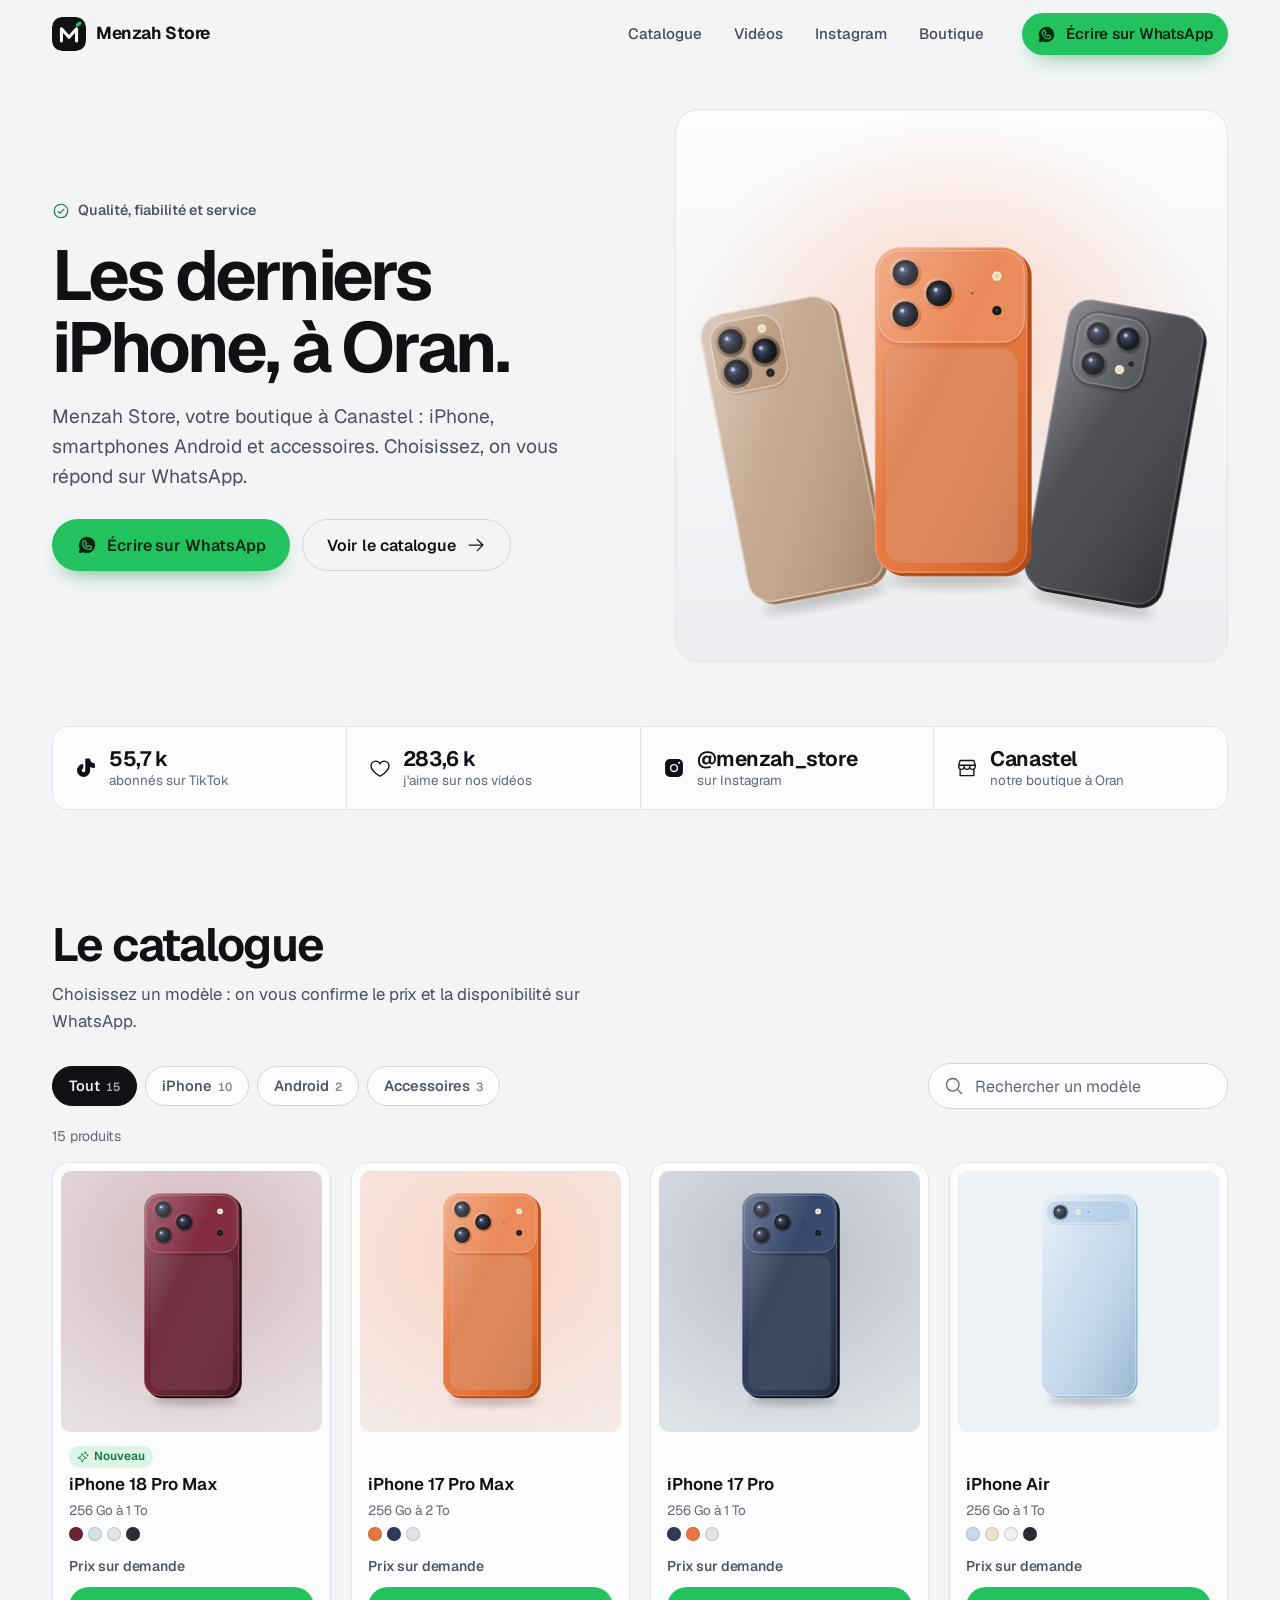
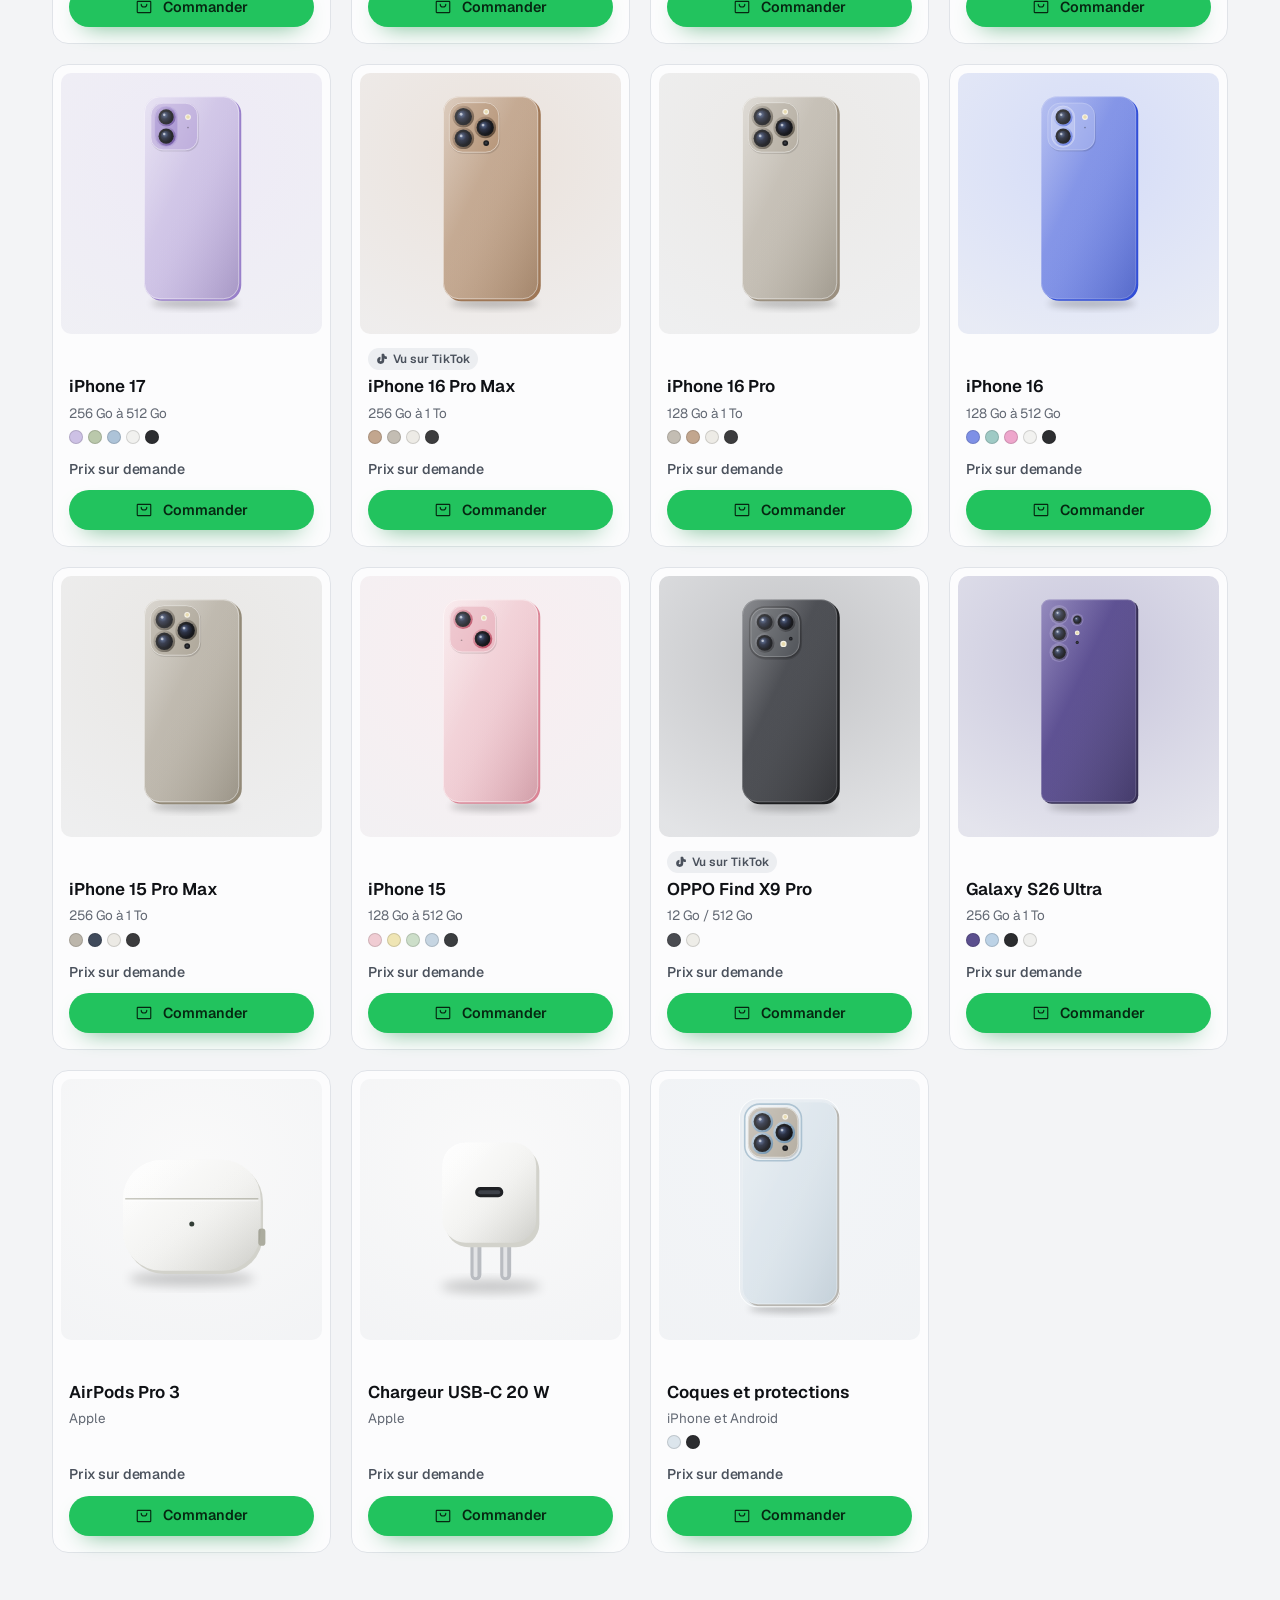
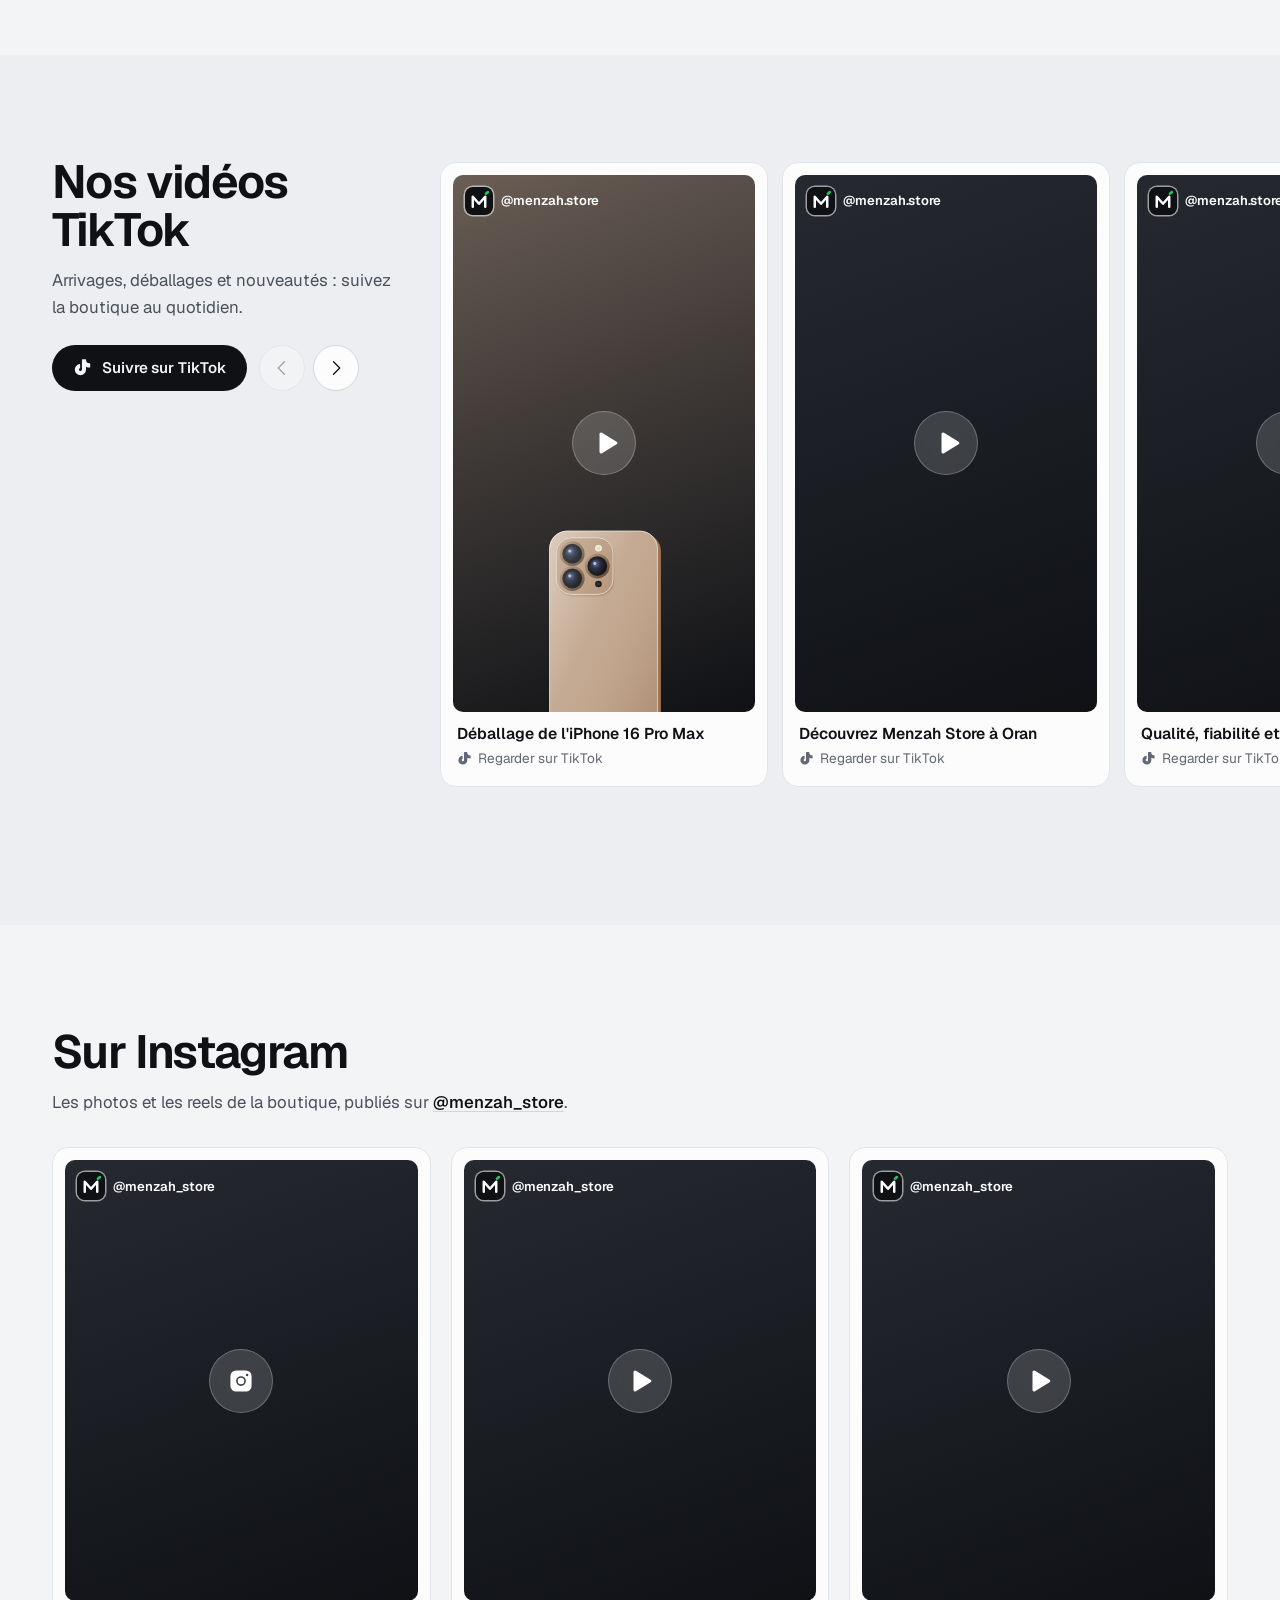
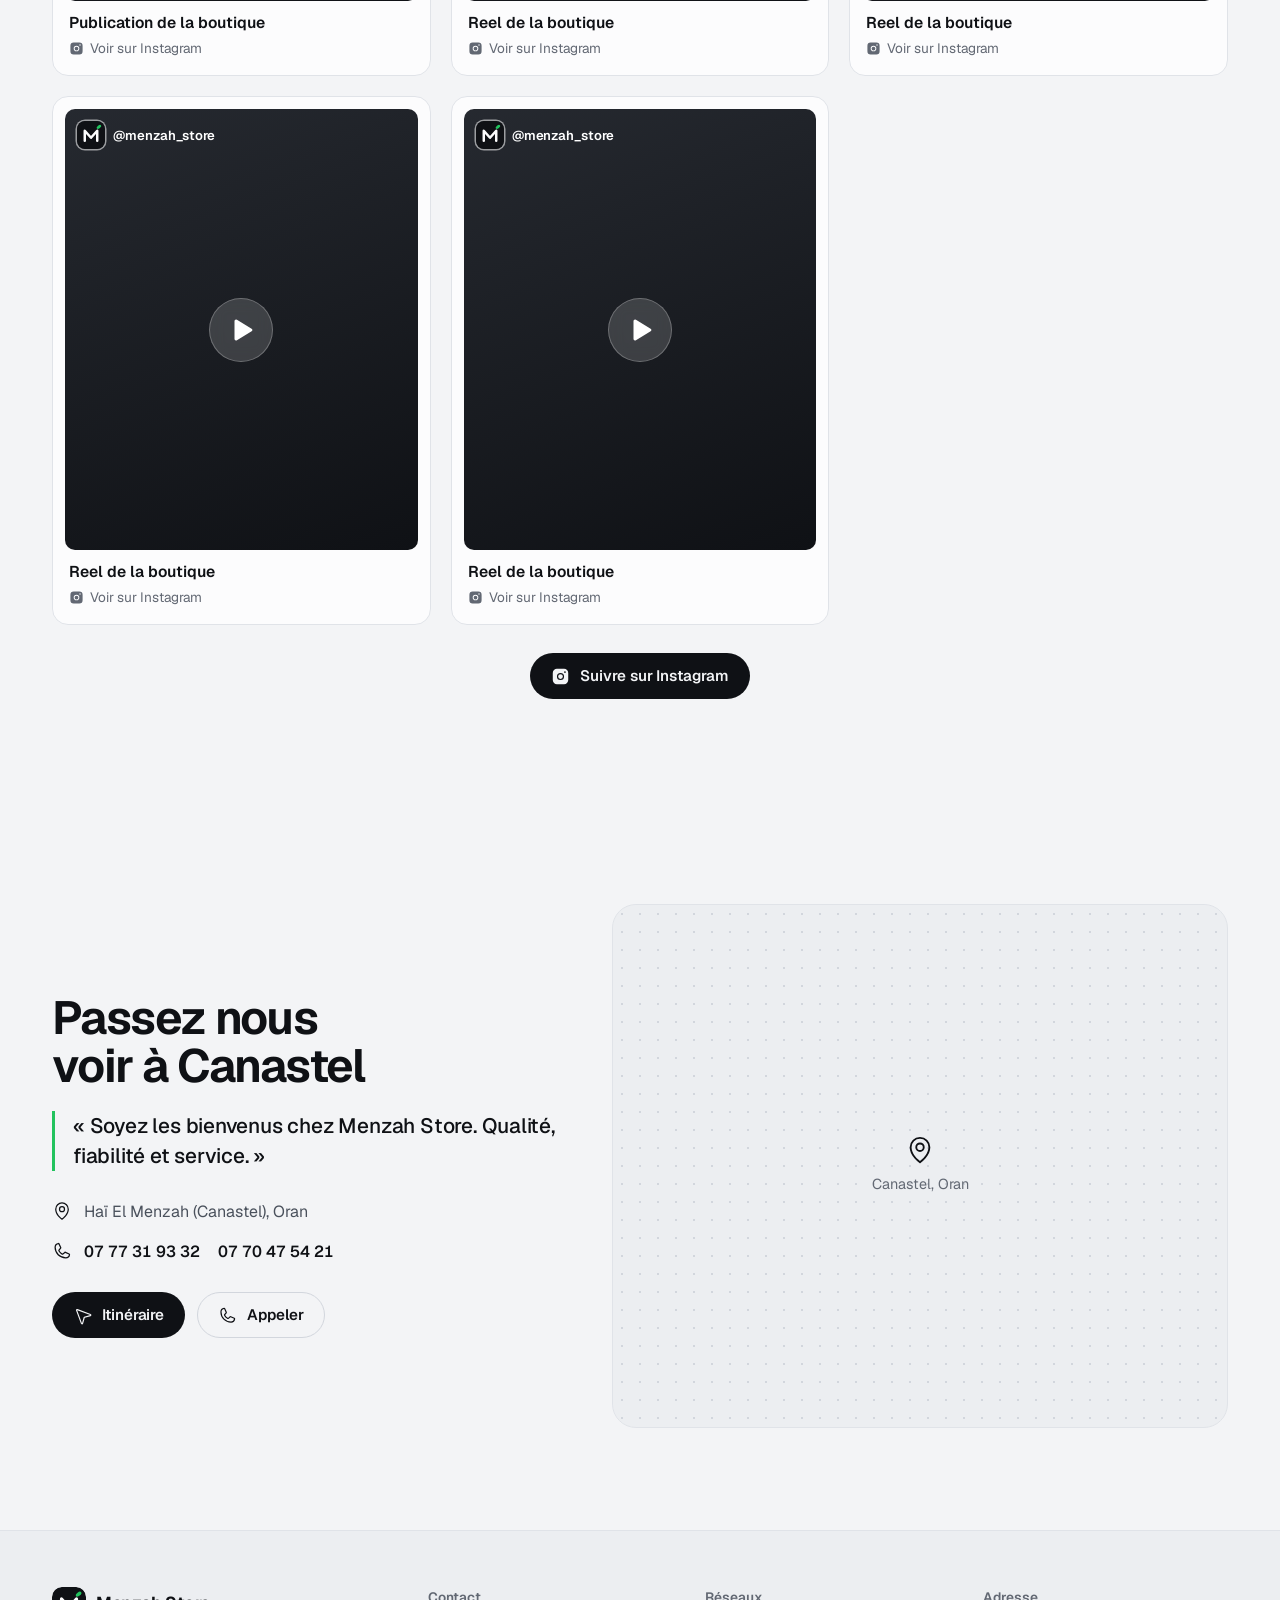
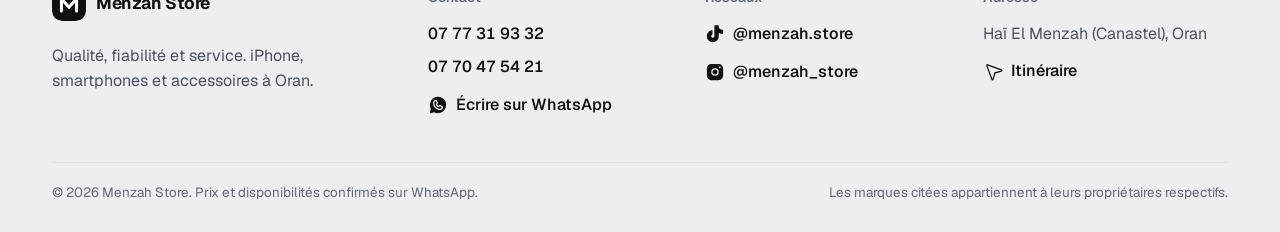
<file: index.html>
<!doctype html>
<html lang="fr">
<head>
  <meta charset="utf-8">
  <meta name="viewport" content="width=device-width, initial-scale=1, viewport-fit=cover">
  <title>Menzah Store | iPhone et smartphones à Oran (Canastel)</title>
  <meta name="description" content="Menzah Store, boutique de téléphones à Canastel, Oran : iPhone, OPPO, Samsung et accessoires. Prix et disponibilité sur WhatsApp au 07 77 31 93 32.">
  <meta name="theme-color" content="#F3F4F6" media="(prefers-color-scheme: light)">
  <meta name="theme-color" content="#0C0E11" media="(prefers-color-scheme: dark)">
  <meta name="color-scheme" content="light dark">

  <meta property="og:type" content="website">
  <meta property="og:locale" content="fr_FR">
  <meta property="og:site_name" content="Menzah Store">
  <meta property="og:title" content="Menzah Store | iPhone et smartphones à Oran">
  <meta property="og:description" content="Boutique de téléphones à Canastel, Oran. Qualité, fiabilité et service. Commandez sur WhatsApp.">
  <meta property="og:url" content="https://menzah-store.vercel.app/">
  <meta property="og:image" content="https://menzah-store.vercel.app/images/apercu.jpg">
  <meta property="og:image:width" content="1200">
  <meta property="og:image:height" content="630">
  <meta name="twitter:card" content="summary_large_image">

  <link rel="icon" href="images/favicon.svg" type="image/svg+xml">
  <link rel="apple-touch-icon" href="images/apple-touch-icon.png">
  <link rel="preload" href="fonts/geist-latin-wght-normal.woff2" as="font" type="font/woff2" crossorigin>
  <link rel="stylesheet" href="css/style.css">
  <script>document.documentElement.classList.add("js");</script>
</head>
<body>
<svg xmlns="http://www.w3.org/2000/svg" style="display:none" aria-hidden="true">
  <symbol id="i-whatsapp" viewBox="0 0 256 256"><path d="M152.58,145.23l23,11.48A24,24,0,0,1,152,176a72.08,72.08,0,0,1-72-72A24,24,0,0,1,99.29,80.46l11.48,23L101,118a8,8,0,0,0-.73,7.51,56.47,56.47,0,0,0,30.15,30.15A8,8,0,0,0,138,155ZM232,128A104,104,0,0,1,79.12,219.82L45.07,231.17a16,16,0,0,1-20.24-20.24l11.35-34.05A104,104,0,1,1,232,128Zm-40,24a8,8,0,0,0-4.42-7.16l-32-16a8,8,0,0,0-8,.5l-14.69,9.8a40.55,40.55,0,0,1-16-16l9.8-14.69a8,8,0,0,0,.5-8l-16-32A8,8,0,0,0,104,64a40,40,0,0,0-40,40,88.1,88.1,0,0,0,88,88A40,40,0,0,0,192,152Z"/></symbol>
  <symbol id="i-tiktok" viewBox="0 0 256 256"><path d="M232,80v40a8,8,0,0,1-8,8,103.25,103.25,0,0,1-48-11.71V156a76,76,0,0,1-152,0c0-36.9,26.91-69.52,62.6-75.88A8,8,0,0,1,96,88v42.69a8,8,0,0,1-4.57,7.23A20,20,0,1,0,120,156V24a8,8,0,0,1,8-8h40a8,8,0,0,1,8,8,48.05,48.05,0,0,0,48,48A8,8,0,0,1,232,80Z"/></symbol>
  <symbol id="i-instagram" viewBox="0 0 256 256"><path d="M176,24H80A56.06,56.06,0,0,0,24,80v96a56.06,56.06,0,0,0,56,56h96a56.06,56.06,0,0,0,56-56V80A56.06,56.06,0,0,0,176,24ZM128,176a48,48,0,1,1,48-48A48.05,48.05,0,0,1,128,176Zm60-96a12,12,0,1,1,12-12A12,12,0,0,1,188,80Zm-28,48a32,32,0,1,1-32-32A32,32,0,0,1,160,128Z"/></symbol>
  <symbol id="i-pin" viewBox="0 0 256 256"><path d="M128,64a40,40,0,1,0,40,40A40,40,0,0,0,128,64Zm0,64a24,24,0,1,1,24-24A24,24,0,0,1,128,128Zm0-112a88.1,88.1,0,0,0-88,88c0,31.4,14.51,64.68,42,96.25a254.19,254.19,0,0,0,41.45,38.3,8,8,0,0,0,9.18,0A254.19,254.19,0,0,0,174,200.25c27.45-31.57,42-64.85,42-96.25A88.1,88.1,0,0,0,128,16Zm0,206c-16.53-13-72-60.75-72-118a72,72,0,0,1,144,0C200,161.23,144.53,209,128,222Z"/></symbol>
  <symbol id="i-phone" viewBox="0 0 256 256"><path d="M222.37,158.46l-47.11-21.11-.13-.06a16,16,0,0,0-15.17,1.4,8.12,8.12,0,0,0-.75.56L134.87,160c-15.42-7.49-31.34-23.29-38.83-38.51l20.78-24.71c.2-.25.39-.5.57-.77a16,16,0,0,0,1.32-15.06l0-.12L97.54,33.64a16,16,0,0,0-16.62-9.52A56.26,56.26,0,0,0,32,80c0,79.4,64.6,144,144,144a56.26,56.26,0,0,0,55.88-48.92A16,16,0,0,0,222.37,158.46ZM176,208A128.14,128.14,0,0,1,48,80,40.2,40.2,0,0,1,82.87,40a.61.61,0,0,0,0,.12l21,47L83.2,111.86a6.13,6.13,0,0,0-.57.77,16,16,0,0,0-1,15.7c9.06,18.53,27.73,37.06,46.46,46.11a16,16,0,0,0,15.75-1.14,8.44,8.44,0,0,0,.74-.56L168.89,152l47,21.05h0s.08,0,.11,0A40.21,40.21,0,0,1,176,208Z"/></symbol>
  <symbol id="i-store" viewBox="0 0 256 256"><path d="M232,96a7.89,7.89,0,0,0-.3-2.2L217.35,43.6A16.07,16.07,0,0,0,202,32H54A16.07,16.07,0,0,0,38.65,43.6L24.31,93.8A7.89,7.89,0,0,0,24,96h0v16a40,40,0,0,0,16,32v72a8,8,0,0,0,8,8H208a8,8,0,0,0,8-8V144a40,40,0,0,0,16-32V96ZM54,48H202l11.42,40H42.61Zm50,56h48v8a24,24,0,0,1-48,0Zm-16,0v8a24,24,0,0,1-35.12,21.26,7.88,7.88,0,0,0-1.82-1.06A24,24,0,0,1,40,112v-8ZM200,208H56V151.2a40.57,40.57,0,0,0,8,.8,40,40,0,0,0,32-16,40,40,0,0,0,64,0,40,40,0,0,0,32,16,40.57,40.57,0,0,0,8-.8Zm4.93-75.8a8.08,8.08,0,0,0-1.8,1.05A24,24,0,0,1,168,112v-8h48v8A24,24,0,0,1,204.93,132.2Z"/></symbol>
  <symbol id="i-search" viewBox="0 0 256 256"><path d="M229.66,218.34l-50.07-50.06a88.11,88.11,0,1,0-11.31,11.31l50.06,50.07a8,8,0,0,0,11.32-11.32ZM40,112a72,72,0,1,1,72,72A72.08,72.08,0,0,1,40,112Z"/></symbol>
  <symbol id="i-close" viewBox="0 0 256 256"><path d="M205.66,194.34a8,8,0,0,1-11.32,11.32L128,139.31,61.66,205.66a8,8,0,0,1-11.32-11.32L116.69,128,50.34,61.66A8,8,0,0,1,61.66,50.34L128,116.69l66.34-66.35a8,8,0,0,1,11.32,11.32L139.31,128Z"/></symbol>
  <symbol id="i-arrow-right" viewBox="0 0 256 256"><path d="M221.66,133.66l-72,72a8,8,0,0,1-11.32-11.32L196.69,136H40a8,8,0,0,1,0-16H196.69L138.34,61.66a8,8,0,0,1,11.32-11.32l72,72A8,8,0,0,1,221.66,133.66Z"/></symbol>
  <symbol id="i-arrow-left" viewBox="0 0 256 256"><path d="M224,128a8,8,0,0,1-8,8H59.31l58.35,58.34a8,8,0,0,1-11.32,11.32l-72-72a8,8,0,0,1,0-11.32l72-72a8,8,0,0,1,11.32,11.32L59.31,120H216A8,8,0,0,1,224,128Z"/></symbol>
  <symbol id="i-arrow-up-right" viewBox="0 0 256 256"><path d="M200,64V168a8,8,0,0,1-16,0V83.31L69.66,197.66a8,8,0,0,1-11.32-11.32L172.69,72H88a8,8,0,0,1,0-16H192A8,8,0,0,1,200,64Z"/></symbol>
  <symbol id="i-caret-left" viewBox="0 0 256 256"><path d="M165.66,202.34a8,8,0,0,1-11.32,11.32l-80-80a8,8,0,0,1,0-11.32l80-80a8,8,0,0,1,11.32,11.32L91.31,128Z"/></symbol>
  <symbol id="i-caret-right" viewBox="0 0 256 256"><path d="M181.66,133.66l-80,80a8,8,0,0,1-11.32-11.32L164.69,128,90.34,53.66a8,8,0,0,1,11.32-11.32l80,80A8,8,0,0,1,181.66,133.66Z"/></symbol>
  <symbol id="i-play" viewBox="0 0 256 256"><path d="M240,128a15.74,15.74,0,0,1-7.6,13.51L88.32,229.65a16,16,0,0,1-16.2.3A15.86,15.86,0,0,1,64,216.13V39.87a15.86,15.86,0,0,1,8.12-13.82,16,16,0,0,1,16.2.3L232.4,114.49A15.74,15.74,0,0,1,240,128Z"/></symbol>
  <symbol id="i-check" viewBox="0 0 256 256"><path d="M173.66,98.34a8,8,0,0,1,0,11.32l-56,56a8,8,0,0,1-11.32,0l-24-24a8,8,0,0,1,11.32-11.32L112,148.69l50.34-50.35A8,8,0,0,1,173.66,98.34ZM232,128A104,104,0,1,1,128,24,104.11,104.11,0,0,1,232,128Zm-16,0a88,88,0,1,0-88,88A88.1,88.1,0,0,0,216,128Z"/></symbol>
  <symbol id="i-clock" viewBox="0 0 256 256"><path d="M128,24A104,104,0,1,0,232,128,104.11,104.11,0,0,0,128,24Zm0,192a88,88,0,1,1,88-88A88.1,88.1,0,0,1,128,216Zm64-88a8,8,0,0,1-8,8H128a8,8,0,0,1-8-8V72a8,8,0,0,1,16,0v48h48A8,8,0,0,1,192,128Z"/></symbol>
  <symbol id="i-directions" viewBox="0 0 256 256"><path d="M237.33,106.21,61.41,41l-.16-.05A16,16,0,0,0,40.9,61.25a1,1,0,0,0,.05.16l65.26,175.92A15.77,15.77,0,0,0,121.28,248h.3a15.77,15.77,0,0,0,15-11.29l.06-.2,21.84-78,78-21.84.2-.06a16,16,0,0,0,.62-30.38ZM149.84,144.3a8,8,0,0,0-5.54,5.54L121.3,232l-.06-.17L56,56l175.82,65.22.16.06Z"/></symbol>
  <symbol id="i-heart" viewBox="0 0 256 256"><path d="M178,40c-20.65,0-38.73,8.88-50,23.89C116.73,48.88,98.65,40,78,40a62.07,62.07,0,0,0-62,62c0,70,103.79,126.66,108.21,129a8,8,0,0,0,7.58,0C136.21,228.66,240,172,240,102A62.07,62.07,0,0,0,178,40ZM128,214.8C109.74,204.16,32,155.69,32,102A46.06,46.06,0,0,1,78,56c19.45,0,35.78,10.36,42.6,27a8,8,0,0,0,14.8,0c6.82-16.67,23.15-27,42.6-27a46.06,46.06,0,0,1,46,46C224,155.61,146.24,204.15,128,214.8Z"/></symbol>
  <symbol id="i-sparkle" viewBox="0 0 256 256"><path d="M197.58,129.06,146,110l-19-51.62a15.92,15.92,0,0,0-29.88,0L78,110l-51.62,19a15.92,15.92,0,0,0,0,29.88L78,178l19,51.62a15.92,15.92,0,0,0,29.88,0L146,178l51.62-19a15.92,15.92,0,0,0,0-29.88ZM137,164.22a8,8,0,0,0-4.74,4.74L112,223.85,91.78,169A8,8,0,0,0,87,164.22L32.15,144,87,123.78A8,8,0,0,0,91.78,119L112,64.15,132.22,119a8,8,0,0,0,4.74,4.74L191.85,144ZM144,40a8,8,0,0,1,8-8h16V16a8,8,0,0,1,16,0V32h16a8,8,0,0,1,0,16H184V64a8,8,0,0,1-16,0V48H152A8,8,0,0,1,144,40ZM248,88a8,8,0,0,1-8,8h-8v8a8,8,0,0,1-16,0V96h-8a8,8,0,0,1,0-16h8V72a8,8,0,0,1,16,0v8h8A8,8,0,0,1,248,88Z"/></symbol>
  <symbol id="i-share" viewBox="0 0 256 256"><path d="M176,160a39.89,39.89,0,0,0-28.62,12.09l-46.1-29.63a39.8,39.8,0,0,0,0-28.92l46.1-29.63a40,40,0,1,0-8.66-13.45l-46.1,29.63a40,40,0,1,0,0,55.82l46.1,29.63A40,40,0,1,0,176,160Zm0-128a24,24,0,1,1-24,24A24,24,0,0,1,176,32ZM64,152a24,24,0,1,1,24-24A24,24,0,0,1,64,152Zm112,72a24,24,0,1,1,24-24A24,24,0,0,1,176,224Z"/></symbol>
  <symbol id="i-bag" viewBox="0 0 256 256"><path d="M216,40H40A16,16,0,0,0,24,56V200a16,16,0,0,0,16,16H216a16,16,0,0,0,16-16V56A16,16,0,0,0,216,40Zm0,160H40V56H216V200ZM176,88a48,48,0,0,1-96,0,8,8,0,0,1,16,0,32,32,0,0,0,64,0,8,8,0,0,1,16,0Z"/></symbol>
  <symbol id="i-truck" viewBox="0 0 256 256"><path d="M255.42,117l-14-35A15.93,15.93,0,0,0,226.58,72H192V64a8,8,0,0,0-8-8H32A16,16,0,0,0,16,72V184a16,16,0,0,0,16,16H49a32,32,0,0,0,62,0h50a32,32,0,0,0,62,0h17a16,16,0,0,0,16-16V120A7.94,7.94,0,0,0,255.42,117ZM192,88h34.58l9.6,24H192ZM32,72H176v64H32ZM80,208a16,16,0,1,1,16-16A16,16,0,0,1,80,208Zm81-24H111a32,32,0,0,0-62,0H32V152H176v12.31A32.11,32.11,0,0,0,161,184Zm31,24a16,16,0,1,1,16-16A16,16,0,0,1,192,208Zm48-24H223a32.06,32.06,0,0,0-31-24V128h48Z"/></symbol>
  <symbol id="i-user" viewBox="0 0 256 256"><path d="M230.92,212c-15.23-26.33-38.7-45.21-66.09-54.16a72,72,0,1,0-73.66,0C63.78,166.78,40.31,185.66,25.08,212a8,8,0,1,0,13.85,8c18.84-32.56,52.14-52,89.07-52s70.23,19.44,89.07,52a8,8,0,1,0,13.85-8ZM72,96a56,56,0,1,1,56,56A56.06,56.06,0,0,1,72,96Z"/></symbol>
  <symbol id="i-warning" viewBox="0 0 256 256"><path d="M128,24A104,104,0,1,0,232,128,104.11,104.11,0,0,0,128,24Zm0,192a88,88,0,1,1,88-88A88.1,88.1,0,0,1,128,216Zm-8-80V80a8,8,0,0,1,16,0v56a8,8,0,0,1-16,0Zm20,36a12,12,0,1,1-12-12A12,12,0,0,1,140,172Z"/></symbol>
  <symbol id="i-seal" viewBox="0 0 256 256"><path d="M225.86,102.82c-3.77-3.94-7.67-8-9.14-11.57-1.36-3.27-1.44-8.69-1.52-13.94-.15-9.76-.31-20.82-8-28.51s-18.75-7.85-28.51-8c-5.25-.08-10.67-.16-13.94-1.52-3.56-1.47-7.63-5.37-11.57-9.14C146.28,23.51,138.44,16,128,16s-18.27,7.51-25.18,14.14c-3.94,3.77-8,7.67-11.57,9.14C88,40.64,82.56,40.72,77.31,40.8c-9.76.15-20.82.31-28.51,8S41,67.55,40.8,77.31c-.08,5.25-.16,10.67-1.52,13.94-1.47,3.56-5.37,7.63-9.14,11.57C23.51,109.72,16,117.56,16,128s7.51,18.27,14.14,25.18c3.77,3.94,7.67,8,9.14,11.57,1.36,3.27,1.44,8.69,1.52,13.94.15,9.76.31,20.82,8,28.51s18.75,7.85,28.51,8c5.25.08,10.67.16,13.94,1.52,3.56,1.47,7.63,5.37,11.57,9.14C109.72,232.49,117.56,240,128,240s18.27-7.51,25.18-14.14c3.94-3.77,8-7.67,11.57-9.14,3.27-1.36,8.69-1.44,13.94-1.52,9.76-.15,20.82-.31,28.51-8s7.85-18.75,8-28.51c.08-5.25.16-10.67,1.52-13.94,1.47-3.56,5.37-7.63,9.14-11.57C232.49,146.28,240,138.44,240,128S232.49,109.73,225.86,102.82Zm-52.2,6.84-56,56a8,8,0,0,1-11.32,0l-24-24a8,8,0,0,1,11.32-11.32L112,148.69l50.34-50.35a8,8,0,0,1,11.32,11.32Z"/></symbol>
</svg>

<a class="evitement" href="#catalogue">Aller au catalogue</a>

<header class="entete" data-entete>
  <div class="wrap entete-barre">
    <a class="logo" href="#accueil" aria-label="Menzah Store, accueil">
      <img class="logo-marque" src="images/favicon.svg" alt="" width="34" height="34">
      <span class="logo-nom">Menzah Store</span>
    </a>
    <nav class="nav" aria-label="Navigation principale">
      <a href="#catalogue">Catalogue</a>
      <a href="#videos">Vidéos</a>
      <a href="#instagram">Instagram</a>
      <a href="#boutique">Boutique</a>
    </nav>
    <a class="btn btn-wa btn-entete" data-wa href="https://wa.me/213777319332" target="_blank" rel="noopener">
      <svg class="icone" aria-hidden="true"><use href="#i-whatsapp"/></svg>
      <span class="btn-entete-texte">Écrire sur WhatsApp</span>
    </a>
  </div>
</header>

<main>
  <section class="hero" id="accueil" data-hero>
    <div class="wrap hero-grille">
      <div class="hero-texte">
        <p class="surtitre" style="--i:0">
          <svg class="icone" aria-hidden="true"><use href="#i-check"/></svg>
          <span data-slogan>Qualité, fiabilité et service</span>
        </p>
        <h1 style="--i:1">Les derniers iPhone, à&nbsp;Oran.</h1>
        <p class="hero-sous" style="--i:2">Menzah Store, votre boutique à Canastel&nbsp;: iPhone, smartphones Android et accessoires. Choisissez, on vous répond sur WhatsApp.</p>
        <div class="hero-actions" style="--i:3">
          <a class="btn btn-wa btn-grand" data-wa href="https://wa.me/213777319332" target="_blank" rel="noopener">
            <svg class="icone" aria-hidden="true"><use href="#i-whatsapp"/></svg>
            Écrire sur WhatsApp
          </a>
          <a class="btn btn-contour btn-grand" href="#catalogue">
            Voir le catalogue
            <svg class="icone" aria-hidden="true"><use href="#i-arrow-right"/></svg>
          </a>
        </div>
      </div>
      <div class="hero-visuel" aria-hidden="true">
        <div class="hero-scene" data-scene></div>
      </div>
    </div>
  </section>

  <section class="preuves" aria-label="Menzah Store sur les réseaux">
    <div class="wrap">
      <div class="preuves-grille">
      <a class="preuve" data-lien="tiktok" href="https://www.tiktok.com/@menzah.store" target="_blank" rel="noopener">
        <svg class="icone" aria-hidden="true"><use href="#i-tiktok"/></svg>
        <strong data-stat="abonnesTiktok">55,7 k</strong>
        <span>abonnés sur TikTok</span>
      </a>
      <a class="preuve" data-lien="tiktok" href="https://www.tiktok.com/@menzah.store" target="_blank" rel="noopener">
        <svg class="icone" aria-hidden="true"><use href="#i-heart"/></svg>
        <strong data-stat="jaimeTiktok">283,6 k</strong>
        <span>j'aime sur nos vidéos</span>
      </a>
      <a class="preuve" data-lien="instagram" href="https://www.instagram.com/menzah_store/" target="_blank" rel="noopener">
        <svg class="icone" aria-hidden="true"><use href="#i-instagram"/></svg>
        <strong data-pseudo="instagram">@menzah_store</strong>
        <span>sur Instagram</span>
      </a>
      <a class="preuve" href="#boutique">
        <svg class="icone" aria-hidden="true"><use href="#i-store"/></svg>
        <strong>Canastel</strong>
        <span>notre boutique à Oran</span>
      </a>
      </div>
    </div>
  </section>

  <section class="section catalogue" id="catalogue" aria-labelledby="titre-catalogue">
    <div class="wrap">
      <div class="section-tete reveal">
        <h2 id="titre-catalogue">Le catalogue</h2>
        <p>Choisissez un modèle&nbsp;: on vous confirme le prix et la disponibilité sur WhatsApp.</p>
      </div>

      <div class="outils reveal">
        <div class="filtres" role="group" aria-label="Filtrer par catégorie" data-filtres></div>
        <label class="recherche">
          <span class="sr-only">Rechercher un modèle</span>
          <svg class="icone" aria-hidden="true"><use href="#i-search"/></svg>
          <input type="search" placeholder="Rechercher un modèle" autocomplete="off" data-recherche>
        </label>
      </div>

      <p class="compteur" aria-live="polite" data-compteur></p>

      <div class="grille-produits" data-grille>
        <noscript>
          <p class="vide-texte">Activez JavaScript pour voir le catalogue, ou écrivez-nous directement sur WhatsApp au 07 77 31 93 32.</p>
        </noscript>
      </div>

      <div class="vide" data-vide hidden>
        <p class="vide-titre">Aucun modèle ne correspond à «&nbsp;<span data-vide-terme></span>&nbsp;».</p>
        <p class="vide-texte">Écrivez-nous, on vous dit s'il est disponible.</p>
        <a class="btn btn-wa" data-vide-wa href="https://wa.me/213777319332" target="_blank" rel="noopener">
          <svg class="icone" aria-hidden="true"><use href="#i-whatsapp"/></svg>
          Demander ce modèle
        </a>
      </div>
    </div>
  </section>

  <section class="section videos" id="videos" aria-labelledby="titre-videos">
    <div class="wrap videos-grille">
      <div class="videos-texte reveal">
        <h2 id="titre-videos">Nos vidéos TikTok</h2>
        <p>Arrivages, déballages et nouveautés&nbsp;: suivez la boutique au quotidien.</p>
        <div class="videos-actions">
          <a class="btn btn-encre" data-lien="tiktok" href="https://www.tiktok.com/@menzah.store" target="_blank" rel="noopener">
            <svg class="icone" aria-hidden="true"><use href="#i-tiktok"/></svg>
            Suivre sur TikTok
          </a>
          <div class="rail-fleches" data-fleches="tiktok">
            <button class="fleche" type="button" data-sens="-1" aria-label="Vidéos précédentes">
              <svg class="icone" aria-hidden="true"><use href="#i-caret-left"/></svg>
            </button>
            <button class="fleche" type="button" data-sens="1" aria-label="Vidéos suivantes">
              <svg class="icone" aria-hidden="true"><use href="#i-caret-right"/></svg>
            </button>
          </div>
        </div>
      </div>
      <div class="rail" data-rail="tiktok" data-embed="tiktok" tabindex="0" aria-label="Vidéos TikTok de Menzah Store"></div>
    </div>
  </section>

  <section class="section insta" id="instagram" aria-labelledby="titre-insta">
    <div class="wrap">
      <div class="section-tete reveal">
        <h2 id="titre-insta">Sur Instagram</h2>
        <p>Les photos et les reels de la boutique, publiés sur <a class="lien-texte" data-lien="instagram" data-pseudo="instagram" href="https://www.instagram.com/menzah_store/" target="_blank" rel="noopener">@menzah_store</a>.</p>
      </div>
      <div class="insta-grille" data-rail="instagram" data-embed="instagram" tabindex="0" aria-label="Publications Instagram de Menzah Store"></div>
      <div class="insta-pied">
        <a class="btn btn-encre" data-lien="instagram" href="https://www.instagram.com/menzah_store/" target="_blank" rel="noopener">
          <svg class="icone" aria-hidden="true"><use href="#i-instagram"/></svg>
          Suivre sur Instagram
        </a>
      </div>
    </div>
  </section>

  <section class="section boutique" id="boutique" aria-labelledby="titre-boutique">
    <div class="wrap boutique-grille">
      <div class="boutique-texte reveal">
        <h2 id="titre-boutique">Passez nous voir à Canastel</h2>
        <blockquote class="citation">
          <p>«&nbsp;<span data-bienvenue>Soyez les bienvenus chez Menzah Store</span>. <span data-slogan>Qualité, fiabilité et service</span>.&nbsp;»</p>
        </blockquote>
        <ul class="infos">
          <li>
            <svg class="icone" aria-hidden="true"><use href="#i-pin"/></svg>
            <span data-adresse>Haï El Menzah (Canastel), Oran</span>
          </li>
          <li>
            <svg class="icone" aria-hidden="true"><use href="#i-phone"/></svg>
            <span class="infos-tel" data-telephones>
              <a href="tel:+213777319332">07 77 31 93 32</a>
              <a href="tel:+213770475421">07 70 47 54 21</a>
            </span>
          </li>
          <li data-horaires hidden>
            <svg class="icone" aria-hidden="true"><use href="#i-clock"/></svg>
            <span data-horaires-texte></span>
          </li>
        </ul>
        <div class="boutique-actions">
          <a class="btn btn-encre" data-maps href="https://maps.app.goo.gl/2sgKtEmkeRf4gAEJ7" target="_blank" rel="noopener">
            <svg class="icone" aria-hidden="true"><use href="#i-directions"/></svg>
            Itinéraire
          </a>
          <a class="btn btn-contour" data-appel href="tel:+213777319332">
            <svg class="icone" aria-hidden="true"><use href="#i-phone"/></svg>
            Appeler
          </a>
        </div>
      </div>
      <div class="carte reveal">
        <div class="carte-fond" aria-hidden="true">
          <svg class="icone" aria-hidden="true"><use href="#i-pin"/></svg>
          <span>Canastel, Oran</span>
        </div>
        <iframe title="Carte Google Maps : Menzah Store à Canastel, Oran" data-carte loading="lazy" referrerpolicy="no-referrer-when-downgrade" allowfullscreen></iframe>
      </div>
    </div>
  </section>
</main>

<footer class="pied" id="contact">
  <div class="wrap pied-grille">
    <div class="pied-marque">
      <a class="logo" href="#accueil" aria-label="Menzah Store, retour en haut">
        <img class="logo-marque" src="images/favicon.svg" alt="" width="34" height="34">
        <span class="logo-nom">Menzah Store</span>
      </a>
      <p><span data-slogan>Qualité, fiabilité et service</span>. iPhone, smartphones et accessoires à Oran.</p>
    </div>
    <div class="pied-col">
      <h2 class="pied-titre">Contact</h2>
      <ul data-pied-tel>
        <li><a href="tel:+213777319332">07 77 31 93 32</a></li>
        <li><a href="tel:+213770475421">07 70 47 54 21</a></li>
      </ul>
      <a class="lien-icone" data-wa href="https://wa.me/213777319332" target="_blank" rel="noopener">
        <svg class="icone" aria-hidden="true"><use href="#i-whatsapp"/></svg>
        Écrire sur WhatsApp
      </a>
    </div>
    <div class="pied-col">
      <h2 class="pied-titre">Réseaux</h2>
      <ul>
        <li>
          <a class="lien-icone" data-lien="tiktok" href="https://www.tiktok.com/@menzah.store" target="_blank" rel="noopener">
            <svg class="icone" aria-hidden="true"><use href="#i-tiktok"/></svg>
            <span data-pseudo="tiktok">@menzah.store</span>
          </a>
        </li>
        <li>
          <a class="lien-icone" data-lien="instagram" href="https://www.instagram.com/menzah_store/" target="_blank" rel="noopener">
            <svg class="icone" aria-hidden="true"><use href="#i-instagram"/></svg>
            <span data-pseudo="instagram">@menzah_store</span>
          </a>
        </li>
      </ul>
    </div>
    <div class="pied-col">
      <h2 class="pied-titre">Adresse</h2>
      <p data-adresse>Haï El Menzah (Canastel), Oran</p>
      <a class="lien-icone" data-maps href="https://maps.app.goo.gl/2sgKtEmkeRf4gAEJ7" target="_blank" rel="noopener">
        <svg class="icone" aria-hidden="true"><use href="#i-directions"/></svg>
        Itinéraire
      </a>
    </div>
  </div>
  <div class="wrap pied-bas">
    <p>© <span data-annee>2026</span> Menzah Store. Prix et disponibilités confirmés sur WhatsApp.</p>
    <p>Les marques citées appartiennent à leurs propriétaires respectifs.</p>
  </div>
</footer>

<a class="wa-flottant" data-wa data-flottant href="https://wa.me/213777319332" target="_blank" rel="noopener" aria-label="Écrire sur WhatsApp">
  <svg class="icone" aria-hidden="true"><use href="#i-whatsapp"/></svg>
</a>

<dialog class="fiche" data-fiche aria-labelledby="fiche-nom">
  <div class="fiche-contenu" data-etape-active="choix">
    <button class="fiche-fermer" type="button" data-fermer aria-label="Fermer">
      <svg class="icone" aria-hidden="true"><use href="#i-close"/></svg>
    </button>

    <div class="fiche-visuel" data-fiche-visuel-zone>
      <div class="fiche-onde" aria-hidden="true"></div>
      <div class="fiche-tel" data-fiche-visuel></div>
      <div class="confettis" data-confettis aria-hidden="true"></div>
    </div>

    <div class="fiche-infos">
      <!-- Étape 1 : choix du produit -->
      <section class="etape" data-etape="choix">
        <p class="fiche-marque" data-fiche-marque></p>
        <h3 class="fiche-nom" id="fiche-nom" data-fiche-nom>Produit</h3>
        <p class="fiche-desc" data-fiche-desc></p>
        <p class="fiche-stock" data-fiche-stock hidden>
          <svg class="icone" aria-hidden="true"><use href="#i-clock"/></svg>
          Sur commande : demandez le délai
        </p>

        <fieldset class="choix" data-fiche-couleurs>
          <legend>Couleur&nbsp;: <span data-fiche-couleur-nom></span></legend>
          <div class="pastilles-choix" data-fiche-couleurs-liste></div>
        </fieldset>

        <fieldset class="choix" data-fiche-capacites>
          <legend>Capacité</legend>
          <div class="capacites-choix" data-fiche-capacites-liste></div>
        </fieldset>

        <div class="fiche-bas">
          <p class="fiche-prix" data-fiche-prix></p>
          <a class="btn btn-wa btn-grand btn-plein" data-fiche-commander href="https://wa.me/213777319332" target="_blank" rel="noopener">
            <svg class="icone" aria-hidden="true"><use href="#i-bag"/></svg>
            <span data-fiche-commander-texte>Commander</span>
          </a>
          <div class="fiche-liens">
            <a class="lien-icone" data-fiche-wa href="https://wa.me/213777319332" target="_blank" rel="noopener" hidden>
              <svg class="icone" aria-hidden="true"><use href="#i-whatsapp"/></svg>
              Commander sur WhatsApp
            </a>
            <a class="lien-icone" data-fiche-video href="#" target="_blank" rel="noopener" hidden>
              <svg class="icone" aria-hidden="true"><use href="#i-tiktok"/></svg>
              Voir la vidéo
            </a>
            <button class="lien-icone" type="button" data-fiche-partager>
              <svg class="icone" aria-hidden="true"><use href="#i-share"/></svg>
              <span data-fiche-partager-texte>Partager</span>
            </button>
          </div>
        </div>
      </section>

      <!-- Étape 2 : coordonnées du client -->
      <section class="etape" data-etape="form" hidden>
        <button class="retour" type="button" data-retour>
          <svg class="icone" aria-hidden="true"><use href="#i-arrow-left"/></svg>
          Modifier mon choix
        </button>
        <h3 class="etape-titre">Vos coordonnées</h3>
        <p class="recap" data-recap></p>

        <form class="formulaire" data-form-commande novalidate>
          <div class="champ">
            <label for="cmd-nom">Nom et prénom</label>
            <input id="cmd-nom" name="nom" type="text" autocomplete="name" maxlength="80" required>
            <p class="champ-erreur" data-erreur="nom" aria-live="polite"></p>
          </div>
          <div class="champ">
            <label for="cmd-tel">Téléphone</label>
            <input id="cmd-tel" name="telephone" type="tel" inputmode="tel" autocomplete="tel" placeholder="05 55 12 34 56" maxlength="20" required aria-describedby="cmd-tel-aide">
            <p class="champ-aide" id="cmd-tel-aide">La boutique vous appelle pour confirmer.</p>
            <p class="champ-erreur" data-erreur="telephone" aria-live="polite"></p>
          </div>
          <fieldset class="choix reception" data-reception hidden>
            <legend>Réception</legend>
            <div class="capacites-choix">
              <input type="radio" name="mode" id="mode-boutique" value="boutique" checked>
              <label class="capacite-choix" for="mode-boutique">
                <svg class="icone" aria-hidden="true"><use href="#i-store"/></svg>
                En boutique
              </label>
              <input type="radio" name="mode" id="mode-livraison" value="livraison">
              <label class="capacite-choix" for="mode-livraison">
                <svg class="icone" aria-hidden="true"><use href="#i-truck"/></svg>
                Livraison
              </label>
            </div>
          </fieldset>
          <div class="champ" data-champ-wilaya hidden>
            <label for="cmd-wilaya">Wilaya et commune</label>
            <input id="cmd-wilaya" name="wilaya" type="text" autocomplete="address-level2" maxlength="80">
            <p class="champ-erreur" data-erreur="wilaya" aria-live="polite"></p>
          </div>
          <div class="champ">
            <label for="cmd-note">Remarque <span class="facultatif">(facultatif)</span></label>
            <textarea id="cmd-note" name="note" rows="2" maxlength="500"></textarea>
          </div>
          <div class="piege" aria-hidden="true">
            <label for="cmd-site">Ne pas remplir</label>
            <input id="cmd-site" name="site_web" type="text" tabindex="-1" autocomplete="off">
          </div>
          <p class="form-erreur" data-form-erreur role="alert" hidden></p>
          <button class="btn btn-wa btn-grand btn-plein btn-envoi" type="submit" data-envoyer>
            <svg class="icone" aria-hidden="true"><use href="#i-check"/></svg>
            <span data-envoyer-texte>Confirmer la commande</span>
          </button>
          <a class="lien-icone lien-centre" data-form-wa href="https://wa.me/213777319332" target="_blank" rel="noopener">
            <svg class="icone" aria-hidden="true"><use href="#i-whatsapp"/></svg>
            Je préfère commander sur WhatsApp
          </a>
        </form>
      </section>

      <!-- Étape 3 : commande enregistrée -->
      <section class="etape etape-ok" data-etape="ok" hidden>
        <svg class="coche" viewBox="0 0 64 64" aria-hidden="true">
          <circle class="coche-cercle" cx="32" cy="32" r="29"/>
          <path class="coche-trait" d="M19 33.5l9 9 17-19"/>
        </svg>
        <h3 class="etape-titre" tabindex="-1" data-ok-titre>Commande reçue&nbsp;!</h3>
        <p class="ok-numero">Commande n° <strong data-ok-numero></strong></p>
        <p class="ok-texte" data-ok-texte></p>
        <div class="ok-actions">
          <a class="btn btn-wa btn-grand btn-plein" data-ok-wa href="https://wa.me/213777319332" target="_blank" rel="noopener">
            <svg class="icone" aria-hidden="true"><use href="#i-whatsapp"/></svg>
            Suivre sur WhatsApp
          </a>
          <button class="btn btn-contour btn-grand btn-plein" type="button" data-continuer>Continuer mes achats</button>
        </div>
      </section>
    </div>
  </div>
</dialog>

<script src="js/config.js"></script>
<script src="js/produits.js"></script>
<script src="js/supabase-config.js"></script>
<script src="js/visuels.js"></script>
<script src="js/marque.js"></script>
<script src="js/app.js"></script>
</body>
</html>
</file>
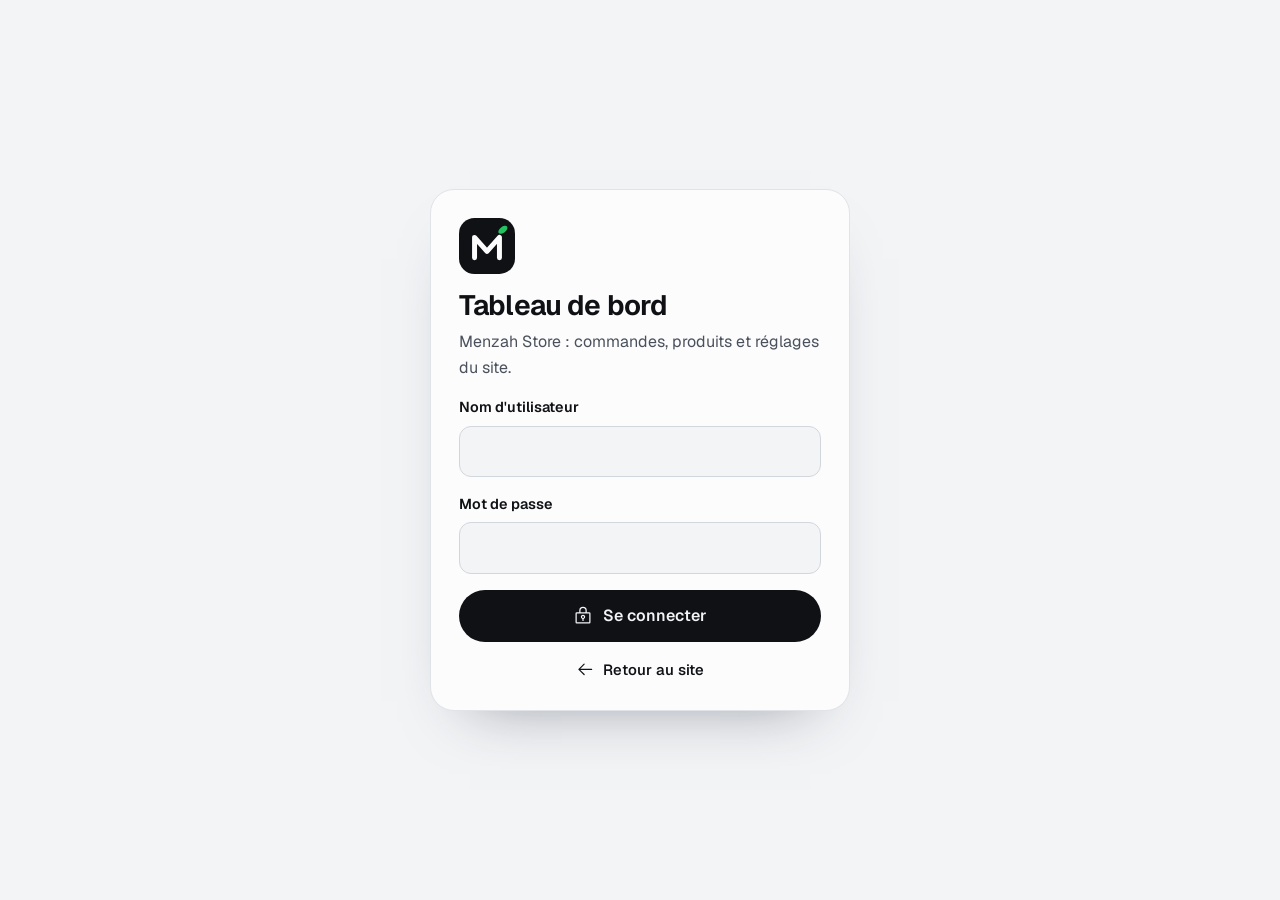
<file: admin/index.html>
<!doctype html>
<html lang="fr">
<head>
  <meta charset="utf-8">
  <meta name="viewport" content="width=device-width, initial-scale=1, viewport-fit=cover">
  <meta name="robots" content="noindex, nofollow">
  <meta name="color-scheme" content="light dark">
  <meta name="theme-color" content="#F3F4F6" media="(prefers-color-scheme: light)">
  <meta name="theme-color" content="#0C0E11" media="(prefers-color-scheme: dark)">
  <title>Tableau de bord | Menzah Store</title>
  <link rel="icon" href="/images/favicon.svg" type="image/svg+xml">
  <link rel="apple-touch-icon" href="/images/apple-touch-icon.png">
  <link rel="preload" href="/fonts/geist-latin-wght-normal.woff2" as="font" type="font/woff2" crossorigin>
  <link rel="stylesheet" href="/css/style.css">
  <link rel="stylesheet" href="/admin/admin.css">
</head>
<body class="admin">
<svg xmlns="http://www.w3.org/2000/svg" style="display:none" aria-hidden="true">
  <symbol id="i-whatsapp" viewBox="0 0 256 256"><path d="M152.58,145.23l23,11.48A24,24,0,0,1,152,176a72.08,72.08,0,0,1-72-72A24,24,0,0,1,99.29,80.46l11.48,23L101,118a8,8,0,0,0-.73,7.51,56.47,56.47,0,0,0,30.15,30.15A8,8,0,0,0,138,155ZM232,128A104,104,0,0,1,79.12,219.82L45.07,231.17a16,16,0,0,1-20.24-20.24l11.35-34.05A104,104,0,1,1,232,128Zm-40,24a8,8,0,0,0-4.42-7.16l-32-16a8,8,0,0,0-8,.5l-14.69,9.8a40.55,40.55,0,0,1-16-16l9.8-14.69a8,8,0,0,0,.5-8l-16-32A8,8,0,0,0,104,64a40,40,0,0,0-40,40,88.1,88.1,0,0,0,88,88A40,40,0,0,0,192,152Z"/></symbol>
  <symbol id="i-tiktok" viewBox="0 0 256 256"><path d="M232,80v40a8,8,0,0,1-8,8,103.25,103.25,0,0,1-48-11.71V156a76,76,0,0,1-152,0c0-36.9,26.91-69.52,62.6-75.88A8,8,0,0,1,96,88v42.69a8,8,0,0,1-4.57,7.23A20,20,0,1,0,120,156V24a8,8,0,0,1,8-8h40a8,8,0,0,1,8,8,48.05,48.05,0,0,0,48,48A8,8,0,0,1,232,80Z"/></symbol>
  <symbol id="i-instagram" viewBox="0 0 256 256"><path d="M176,24H80A56.06,56.06,0,0,0,24,80v96a56.06,56.06,0,0,0,56,56h96a56.06,56.06,0,0,0,56-56V80A56.06,56.06,0,0,0,176,24ZM128,176a48,48,0,1,1,48-48A48.05,48.05,0,0,1,128,176Zm60-96a12,12,0,1,1,12-12A12,12,0,0,1,188,80Zm-28,48a32,32,0,1,1-32-32A32,32,0,0,1,160,128Z"/></symbol>
  <symbol id="i-pin" viewBox="0 0 256 256"><path d="M128,64a40,40,0,1,0,40,40A40,40,0,0,0,128,64Zm0,64a24,24,0,1,1,24-24A24,24,0,0,1,128,128Zm0-112a88.1,88.1,0,0,0-88,88c0,31.4,14.51,64.68,42,96.25a254.19,254.19,0,0,0,41.45,38.3,8,8,0,0,0,9.18,0A254.19,254.19,0,0,0,174,200.25c27.45-31.57,42-64.85,42-96.25A88.1,88.1,0,0,0,128,16Zm0,206c-16.53-13-72-60.75-72-118a72,72,0,0,1,144,0C200,161.23,144.53,209,128,222Z"/></symbol>
  <symbol id="i-phone" viewBox="0 0 256 256"><path d="M222.37,158.46l-47.11-21.11-.13-.06a16,16,0,0,0-15.17,1.4,8.12,8.12,0,0,0-.75.56L134.87,160c-15.42-7.49-31.34-23.29-38.83-38.51l20.78-24.71c.2-.25.39-.5.57-.77a16,16,0,0,0,1.32-15.06l0-.12L97.54,33.64a16,16,0,0,0-16.62-9.52A56.26,56.26,0,0,0,32,80c0,79.4,64.6,144,144,144a56.26,56.26,0,0,0,55.88-48.92A16,16,0,0,0,222.37,158.46ZM176,208A128.14,128.14,0,0,1,48,80,40.2,40.2,0,0,1,82.87,40a.61.61,0,0,0,0,.12l21,47L83.2,111.86a6.13,6.13,0,0,0-.57.77,16,16,0,0,0-1,15.7c9.06,18.53,27.73,37.06,46.46,46.11a16,16,0,0,0,15.75-1.14,8.44,8.44,0,0,0,.74-.56L168.89,152l47,21.05h0s.08,0,.11,0A40.21,40.21,0,0,1,176,208Z"/></symbol>
  <symbol id="i-store" viewBox="0 0 256 256"><path d="M232,96a7.89,7.89,0,0,0-.3-2.2L217.35,43.6A16.07,16.07,0,0,0,202,32H54A16.07,16.07,0,0,0,38.65,43.6L24.31,93.8A7.89,7.89,0,0,0,24,96h0v16a40,40,0,0,0,16,32v72a8,8,0,0,0,8,8H208a8,8,0,0,0,8-8V144a40,40,0,0,0,16-32V96ZM54,48H202l11.42,40H42.61Zm50,56h48v8a24,24,0,0,1-48,0Zm-16,0v8a24,24,0,0,1-35.12,21.26,7.88,7.88,0,0,0-1.82-1.06A24,24,0,0,1,40,112v-8ZM200,208H56V151.2a40.57,40.57,0,0,0,8,.8,40,40,0,0,0,32-16,40,40,0,0,0,64,0,40,40,0,0,0,32,16,40.57,40.57,0,0,0,8-.8Zm4.93-75.8a8.08,8.08,0,0,0-1.8,1.05A24,24,0,0,1,168,112v-8h48v8A24,24,0,0,1,204.93,132.2Z"/></symbol>
  <symbol id="i-search" viewBox="0 0 256 256"><path d="M229.66,218.34l-50.07-50.06a88.11,88.11,0,1,0-11.31,11.31l50.06,50.07a8,8,0,0,0,11.32-11.32ZM40,112a72,72,0,1,1,72,72A72.08,72.08,0,0,1,40,112Z"/></symbol>
  <symbol id="i-close" viewBox="0 0 256 256"><path d="M205.66,194.34a8,8,0,0,1-11.32,11.32L128,139.31,61.66,205.66a8,8,0,0,1-11.32-11.32L116.69,128,50.34,61.66A8,8,0,0,1,61.66,50.34L128,116.69l66.34-66.35a8,8,0,0,1,11.32,11.32L139.31,128Z"/></symbol>
  <symbol id="i-arrow-right" viewBox="0 0 256 256"><path d="M221.66,133.66l-72,72a8,8,0,0,1-11.32-11.32L196.69,136H40a8,8,0,0,1,0-16H196.69L138.34,61.66a8,8,0,0,1,11.32-11.32l72,72A8,8,0,0,1,221.66,133.66Z"/></symbol>
  <symbol id="i-arrow-left" viewBox="0 0 256 256"><path d="M224,128a8,8,0,0,1-8,8H59.31l58.35,58.34a8,8,0,0,1-11.32,11.32l-72-72a8,8,0,0,1,0-11.32l72-72a8,8,0,0,1,11.32,11.32L59.31,120H216A8,8,0,0,1,224,128Z"/></symbol>
  <symbol id="i-arrow-up-right" viewBox="0 0 256 256"><path d="M200,64V168a8,8,0,0,1-16,0V83.31L69.66,197.66a8,8,0,0,1-11.32-11.32L172.69,72H88a8,8,0,0,1,0-16H192A8,8,0,0,1,200,64Z"/></symbol>
  <symbol id="i-caret-left" viewBox="0 0 256 256"><path d="M165.66,202.34a8,8,0,0,1-11.32,11.32l-80-80a8,8,0,0,1,0-11.32l80-80a8,8,0,0,1,11.32,11.32L91.31,128Z"/></symbol>
  <symbol id="i-caret-right" viewBox="0 0 256 256"><path d="M181.66,133.66l-80,80a8,8,0,0,1-11.32-11.32L164.69,128,90.34,53.66a8,8,0,0,1,11.32-11.32l80,80A8,8,0,0,1,181.66,133.66Z"/></symbol>
  <symbol id="i-play" viewBox="0 0 256 256"><path d="M240,128a15.74,15.74,0,0,1-7.6,13.51L88.32,229.65a16,16,0,0,1-16.2.3A15.86,15.86,0,0,1,64,216.13V39.87a15.86,15.86,0,0,1,8.12-13.82,16,16,0,0,1,16.2.3L232.4,114.49A15.74,15.74,0,0,1,240,128Z"/></symbol>
  <symbol id="i-check" viewBox="0 0 256 256"><path d="M173.66,98.34a8,8,0,0,1,0,11.32l-56,56a8,8,0,0,1-11.32,0l-24-24a8,8,0,0,1,11.32-11.32L112,148.69l50.34-50.35A8,8,0,0,1,173.66,98.34ZM232,128A104,104,0,1,1,128,24,104.11,104.11,0,0,1,232,128Zm-16,0a88,88,0,1,0-88,88A88.1,88.1,0,0,0,216,128Z"/></symbol>
  <symbol id="i-clock" viewBox="0 0 256 256"><path d="M128,24A104,104,0,1,0,232,128,104.11,104.11,0,0,0,128,24Zm0,192a88,88,0,1,1,88-88A88.1,88.1,0,0,1,128,216Zm64-88a8,8,0,0,1-8,8H128a8,8,0,0,1-8-8V72a8,8,0,0,1,16,0v48h48A8,8,0,0,1,192,128Z"/></symbol>
  <symbol id="i-directions" viewBox="0 0 256 256"><path d="M237.33,106.21,61.41,41l-.16-.05A16,16,0,0,0,40.9,61.25a1,1,0,0,0,.05.16l65.26,175.92A15.77,15.77,0,0,0,121.28,248h.3a15.77,15.77,0,0,0,15-11.29l.06-.2,21.84-78,78-21.84.2-.06a16,16,0,0,0,.62-30.38ZM149.84,144.3a8,8,0,0,0-5.54,5.54L121.3,232l-.06-.17L56,56l175.82,65.22.16.06Z"/></symbol>
  <symbol id="i-heart" viewBox="0 0 256 256"><path d="M178,40c-20.65,0-38.73,8.88-50,23.89C116.73,48.88,98.65,40,78,40a62.07,62.07,0,0,0-62,62c0,70,103.79,126.66,108.21,129a8,8,0,0,0,7.58,0C136.21,228.66,240,172,240,102A62.07,62.07,0,0,0,178,40ZM128,214.8C109.74,204.16,32,155.69,32,102A46.06,46.06,0,0,1,78,56c19.45,0,35.78,10.36,42.6,27a8,8,0,0,0,14.8,0c6.82-16.67,23.15-27,42.6-27a46.06,46.06,0,0,1,46,46C224,155.61,146.24,204.15,128,214.8Z"/></symbol>
  <symbol id="i-sparkle" viewBox="0 0 256 256"><path d="M197.58,129.06,146,110l-19-51.62a15.92,15.92,0,0,0-29.88,0L78,110l-51.62,19a15.92,15.92,0,0,0,0,29.88L78,178l19,51.62a15.92,15.92,0,0,0,29.88,0L146,178l51.62-19a15.92,15.92,0,0,0,0-29.88ZM137,164.22a8,8,0,0,0-4.74,4.74L112,223.85,91.78,169A8,8,0,0,0,87,164.22L32.15,144,87,123.78A8,8,0,0,0,91.78,119L112,64.15,132.22,119a8,8,0,0,0,4.74,4.74L191.85,144ZM144,40a8,8,0,0,1,8-8h16V16a8,8,0,0,1,16,0V32h16a8,8,0,0,1,0,16H184V64a8,8,0,0,1-16,0V48H152A8,8,0,0,1,144,40ZM248,88a8,8,0,0,1-8,8h-8v8a8,8,0,0,1-16,0V96h-8a8,8,0,0,1,0-16h8V72a8,8,0,0,1,16,0v8h8A8,8,0,0,1,248,88Z"/></symbol>
  <symbol id="i-share" viewBox="0 0 256 256"><path d="M176,160a39.89,39.89,0,0,0-28.62,12.09l-46.1-29.63a39.8,39.8,0,0,0,0-28.92l46.1-29.63a40,40,0,1,0-8.66-13.45l-46.1,29.63a40,40,0,1,0,0,55.82l46.1,29.63A40,40,0,1,0,176,160Zm0-128a24,24,0,1,1-24,24A24,24,0,0,1,176,32ZM64,152a24,24,0,1,1,24-24A24,24,0,0,1,64,152Zm112,72a24,24,0,1,1,24-24A24,24,0,0,1,176,224Z"/></symbol>
  <symbol id="i-bag" viewBox="0 0 256 256"><path d="M216,40H40A16,16,0,0,0,24,56V200a16,16,0,0,0,16,16H216a16,16,0,0,0,16-16V56A16,16,0,0,0,216,40Zm0,160H40V56H216V200ZM176,88a48,48,0,0,1-96,0,8,8,0,0,1,16,0,32,32,0,0,0,64,0,8,8,0,0,1,16,0Z"/></symbol>
  <symbol id="i-truck" viewBox="0 0 256 256"><path d="M255.42,117l-14-35A15.93,15.93,0,0,0,226.58,72H192V64a8,8,0,0,0-8-8H32A16,16,0,0,0,16,72V184a16,16,0,0,0,16,16H49a32,32,0,0,0,62,0h50a32,32,0,0,0,62,0h17a16,16,0,0,0,16-16V120A7.94,7.94,0,0,0,255.42,117ZM192,88h34.58l9.6,24H192ZM32,72H176v64H32ZM80,208a16,16,0,1,1,16-16A16,16,0,0,1,80,208Zm81-24H111a32,32,0,0,0-62,0H32V152H176v12.31A32.11,32.11,0,0,0,161,184Zm31,24a16,16,0,1,1,16-16A16,16,0,0,1,192,208Zm48-24H223a32.06,32.06,0,0,0-31-24V128h48Z"/></symbol>
  <symbol id="i-user" viewBox="0 0 256 256"><path d="M230.92,212c-15.23-26.33-38.7-45.21-66.09-54.16a72,72,0,1,0-73.66,0C63.78,166.78,40.31,185.66,25.08,212a8,8,0,1,0,13.85,8c18.84-32.56,52.14-52,89.07-52s70.23,19.44,89.07,52a8,8,0,1,0,13.85-8ZM72,96a56,56,0,1,1,56,56A56.06,56.06,0,0,1,72,96Z"/></symbol>
  <symbol id="i-warning" viewBox="0 0 256 256"><path d="M128,24A104,104,0,1,0,232,128,104.11,104.11,0,0,0,128,24Zm0,192a88,88,0,1,1,88-88A88.1,88.1,0,0,1,128,216Zm-8-80V80a8,8,0,0,1,16,0v56a8,8,0,0,1-16,0Zm20,36a12,12,0,1,1-12-12A12,12,0,0,1,140,172Z"/></symbol>
  <symbol id="i-seal" viewBox="0 0 256 256"><path d="M225.86,102.82c-3.77-3.94-7.67-8-9.14-11.57-1.36-3.27-1.44-8.69-1.52-13.94-.15-9.76-.31-20.82-8-28.51s-18.75-7.85-28.51-8c-5.25-.08-10.67-.16-13.94-1.52-3.56-1.47-7.63-5.37-11.57-9.14C146.28,23.51,138.44,16,128,16s-18.27,7.51-25.18,14.14c-3.94,3.77-8,7.67-11.57,9.14C88,40.64,82.56,40.72,77.31,40.8c-9.76.15-20.82.31-28.51,8S41,67.55,40.8,77.31c-.08,5.25-.16,10.67-1.52,13.94-1.47,3.56-5.37,7.63-9.14,11.57C23.51,109.72,16,117.56,16,128s7.51,18.27,14.14,25.18c3.77,3.94,7.67,8,9.14,11.57,1.36,3.27,1.44,8.69,1.52,13.94.15,9.76.31,20.82,8,28.51s18.75,7.85,28.51,8c5.25.08,10.67.16,13.94,1.52,3.56,1.47,7.63,5.37,11.57,9.14C109.72,232.49,117.56,240,128,240s18.27-7.51,25.18-14.14c3.94-3.77,8-7.67,11.57-9.14,3.27-1.36,8.69-1.44,13.94-1.52,9.76-.15,20.82-.31,28.51-8s7.85-18.75,8-28.51c.08-5.25.16-10.67,1.52-13.94,1.47-3.56,5.37-7.63,9.14-11.57C232.49,146.28,240,138.44,240,128S232.49,109.73,225.86,102.82Zm-52.2,6.84-56,56a8,8,0,0,1-11.32,0l-24-24a8,8,0,0,1,11.32-11.32L112,148.69l50.34-50.35a8,8,0,0,1,11.32,11.32Z"/></symbol>
  <symbol id="i-package" viewBox="0 0 256 256"><path d="M223.68,66.15,135.68,18a15.88,15.88,0,0,0-15.36,0l-88,48.17a16,16,0,0,0-8.32,14v95.64a16,16,0,0,0,8.32,14l88,48.17a15.88,15.88,0,0,0,15.36,0l88-48.17a16,16,0,0,0,8.32-14V80.18A16,16,0,0,0,223.68,66.15ZM128,32l80.34,44-29.77,16.3-80.35-44ZM128,120,47.66,76l33.9-18.56,80.34,44ZM40,90l80,43.78v85.79L40,175.82Zm176,85.78h0l-80,43.79V133.82l32-17.51V152a8,8,0,0,0,16,0V107.55L216,90v85.77Z"/></symbol>
  <symbol id="i-mobile" viewBox="0 0 256 256"><path d="M176,16H80A24,24,0,0,0,56,40V216a24,24,0,0,0,24,24h96a24,24,0,0,0,24-24V40A24,24,0,0,0,176,16ZM72,64H184V192H72Zm8-32h96a8,8,0,0,1,8,8v8H72V40A8,8,0,0,1,80,32Zm96,192H80a8,8,0,0,1-8-8v-8H184v8A8,8,0,0,1,176,224Z"/></symbol>
  <symbol id="i-gear" viewBox="0 0 256 256"><path d="M128,80a48,48,0,1,0,48,48A48.05,48.05,0,0,0,128,80Zm0,80a32,32,0,1,1,32-32A32,32,0,0,1,128,160Zm88-29.84q.06-2.16,0-4.32l14.92-18.64a8,8,0,0,0,1.48-7.06,107.21,107.21,0,0,0-10.88-26.25,8,8,0,0,0-6-3.93l-23.72-2.64q-1.48-1.56-3-3L186,40.54a8,8,0,0,0-3.94-6,107.71,107.71,0,0,0-26.25-10.87,8,8,0,0,0-7.06,1.49L130.16,40Q128,40,125.84,40L107.2,25.11a8,8,0,0,0-7.06-1.48A107.6,107.6,0,0,0,73.89,34.51a8,8,0,0,0-3.93,6L67.32,64.27q-1.56,1.49-3,3L40.54,70a8,8,0,0,0-6,3.94,107.71,107.71,0,0,0-10.87,26.25,8,8,0,0,0,1.49,7.06L40,125.84Q40,128,40,130.16L25.11,148.8a8,8,0,0,0-1.48,7.06,107.21,107.21,0,0,0,10.88,26.25,8,8,0,0,0,6,3.93l23.72,2.64q1.49,1.56,3,3L70,215.46a8,8,0,0,0,3.94,6,107.71,107.71,0,0,0,26.25,10.87,8,8,0,0,0,7.06-1.49L125.84,216q2.16.06,4.32,0l18.64,14.92a8,8,0,0,0,7.06,1.48,107.21,107.21,0,0,0,26.25-10.88,8,8,0,0,0,3.93-6l2.64-23.72q1.56-1.48,3-3L215.46,186a8,8,0,0,0,6-3.94,107.71,107.71,0,0,0,10.87-26.25,8,8,0,0,0-1.49-7.06Zm-16.1-6.5a73.93,73.93,0,0,1,0,8.68,8,8,0,0,0,1.74,5.48l14.19,17.73a91.57,91.57,0,0,1-6.23,15L187,173.11a8,8,0,0,0-5.1,2.64,74.11,74.11,0,0,1-6.14,6.14,8,8,0,0,0-2.64,5.1l-2.51,22.58a91.32,91.32,0,0,1-15,6.23l-17.74-14.19a8,8,0,0,0-5-1.75h-.48a73.93,73.93,0,0,1-8.68,0,8,8,0,0,0-5.48,1.74L100.45,215.8a91.57,91.57,0,0,1-15-6.23L82.89,187a8,8,0,0,0-2.64-5.1,74.11,74.11,0,0,1-6.14-6.14,8,8,0,0,0-5.1-2.64L46.43,170.6a91.32,91.32,0,0,1-6.23-15l14.19-17.74a8,8,0,0,0,1.74-5.48,73.93,73.93,0,0,1,0-8.68,8,8,0,0,0-1.74-5.48L40.2,100.45a91.57,91.57,0,0,1,6.23-15L69,82.89a8,8,0,0,0,5.1-2.64,74.11,74.11,0,0,1,6.14-6.14A8,8,0,0,0,82.89,69L85.4,46.43a91.32,91.32,0,0,1,15-6.23l17.74,14.19a8,8,0,0,0,5.48,1.74,73.93,73.93,0,0,1,8.68,0,8,8,0,0,0,5.48-1.74L155.55,40.2a91.57,91.57,0,0,1,15,6.23L173.11,69a8,8,0,0,0,2.64,5.1,74.11,74.11,0,0,1,6.14,6.14,8,8,0,0,0,5.1,2.64l22.58,2.51a91.32,91.32,0,0,1,6.23,15l-14.19,17.74A8,8,0,0,0,199.87,123.66Z"/></symbol>
  <symbol id="i-trash" viewBox="0 0 256 256"><path d="M216,48H176V40a24,24,0,0,0-24-24H104A24,24,0,0,0,80,40v8H40a8,8,0,0,0,0,16h8V208a16,16,0,0,0,16,16H192a16,16,0,0,0,16-16V64h8a8,8,0,0,0,0-16ZM96,40a8,8,0,0,1,8-8h48a8,8,0,0,1,8,8v8H96Zm96,168H64V64H192ZM112,104v64a8,8,0,0,1-16,0V104a8,8,0,0,1,16,0Zm48,0v64a8,8,0,0,1-16,0V104a8,8,0,0,1,16,0Z"/></symbol>
  <symbol id="i-pencil" viewBox="0 0 256 256"><path d="M227.31,73.37,182.63,28.68a16,16,0,0,0-22.63,0L36.69,152A15.86,15.86,0,0,0,32,163.31V208a16,16,0,0,0,16,16H92.69A15.86,15.86,0,0,0,104,219.31L227.31,96a16,16,0,0,0,0-22.63ZM92.69,208H48V163.31l88-88L180.69,120ZM192,108.68,147.31,64l24-24L216,84.68Z"/></symbol>
  <symbol id="i-plus" viewBox="0 0 256 256"><path d="M224,128a8,8,0,0,1-8,8H136v80a8,8,0,0,1-16,0V136H40a8,8,0,0,1,0-16h80V40a8,8,0,0,1,16,0v80h80A8,8,0,0,1,224,128Z"/></symbol>
  <symbol id="i-eye" viewBox="0 0 256 256"><path d="M247.31,124.76c-.35-.79-8.82-19.58-27.65-38.41C194.57,61.26,162.88,48,128,48S61.43,61.26,36.34,86.35C17.51,105.18,9,124,8.69,124.76a8,8,0,0,0,0,6.5c.35.79,8.82,19.57,27.65,38.4C61.43,194.74,93.12,208,128,208s66.57-13.26,91.66-38.34c18.83-18.83,27.3-37.61,27.65-38.4A8,8,0,0,0,247.31,124.76ZM128,192c-30.78,0-57.67-11.19-79.93-33.25A133.47,133.47,0,0,1,25,128,133.33,133.33,0,0,1,48.07,97.25C70.33,75.19,97.22,64,128,64s57.67,11.19,79.93,33.25A133.46,133.46,0,0,1,231.05,128C223.84,141.46,192.43,192,128,192Zm0-112a48,48,0,1,0,48,48A48.05,48.05,0,0,0,128,80Zm0,80a32,32,0,1,1,32-32A32,32,0,0,1,128,160Z"/></symbol>
  <symbol id="i-eye-off" viewBox="0 0 256 256"><path d="M53.92,34.62A8,8,0,1,0,42.08,45.38L61.32,66.55C25,88.84,9.38,123.2,8.69,124.76a8,8,0,0,0,0,6.5c.35.79,8.82,19.57,27.65,38.4C61.43,194.74,93.12,208,128,208a127.11,127.11,0,0,0,52.07-10.83l22,24.21a8,8,0,1,0,11.84-10.76Zm47.33,75.84,41.67,45.85a32,32,0,0,1-41.67-45.85ZM128,192c-30.78,0-57.67-11.19-79.93-33.25A133.16,133.16,0,0,1,25,128c4.69-8.79,19.66-33.39,47.35-49.38l18,19.75a48,48,0,0,0,63.66,70l14.73,16.2A112,112,0,0,1,128,192Zm6-95.43a8,8,0,0,1,3-15.72,48.16,48.16,0,0,1,38.77,42.64,8,8,0,0,1-7.22,8.71,6.39,6.39,0,0,1-.75,0,8,8,0,0,1-8-7.26A32.09,32.09,0,0,0,134,96.57Zm113.28,34.69c-.42.94-10.55,23.37-33.36,43.8a8,8,0,1,1-10.67-11.92A132.77,132.77,0,0,0,231.05,128a133.15,133.15,0,0,0-23.12-30.77C185.67,75.19,158.78,64,128,64a118.37,118.37,0,0,0-19.36,1.57A8,8,0,1,1,106,49.79,134,134,0,0,1,128,48c34.88,0,66.57,13.26,91.66,38.35,18.83,18.83,27.3,37.62,27.65,38.41A8,8,0,0,1,247.31,131.26Z"/></symbol>
  <symbol id="i-upload" viewBox="0 0 256 256"><path d="M224,144v64a8,8,0,0,1-8,8H40a8,8,0,0,1-8-8V144a8,8,0,0,1,16,0v56H208V144a8,8,0,0,1,16,0ZM93.66,77.66,120,51.31V144a8,8,0,0,0,16,0V51.31l26.34,26.35a8,8,0,0,0,11.32-11.32l-40-40a8,8,0,0,0-11.32,0l-40,40A8,8,0,0,0,93.66,77.66Z"/></symbol>
  <symbol id="i-image" viewBox="0 0 256 256"><path d="M216,40H40A16,16,0,0,0,24,56V200a16,16,0,0,0,16,16H216a16,16,0,0,0,16-16V56A16,16,0,0,0,216,40Zm0,16V158.75l-26.07-26.06a16,16,0,0,0-22.63,0l-20,20-44-44a16,16,0,0,0-22.62,0L40,149.37V56ZM40,172l52-52,80,80H40Zm176,28H194.63l-36-36,20-20L216,181.38V200ZM144,100a12,12,0,1,1,12,12A12,12,0,0,1,144,100Z"/></symbol>
  <symbol id="i-logout" viewBox="0 0 256 256"><path d="M120,216a8,8,0,0,1-8,8H48a8,8,0,0,1-8-8V40a8,8,0,0,1,8-8h64a8,8,0,0,1,0,16H56V208h56A8,8,0,0,1,120,216Zm109.66-93.66-40-40a8,8,0,0,0-11.32,11.32L204.69,120H112a8,8,0,0,0,0,16h92.69l-26.35,26.34a8,8,0,0,0,11.32,11.32l40-40A8,8,0,0,0,229.66,122.34Z"/></symbol>
  <symbol id="i-arrow-up" viewBox="0 0 256 256"><path d="M205.66,117.66a8,8,0,0,1-11.32,0L136,59.31V216a8,8,0,0,1-16,0V59.31L61.66,117.66a8,8,0,0,1-11.32-11.32l72-72a8,8,0,0,1,11.32,0l72,72A8,8,0,0,1,205.66,117.66Z"/></symbol>
  <symbol id="i-arrow-down" viewBox="0 0 256 256"><path d="M205.66,149.66l-72,72a8,8,0,0,1-11.32,0l-72-72a8,8,0,0,1,11.32-11.32L120,196.69V40a8,8,0,0,1,16,0V196.69l58.34-58.35a8,8,0,0,1,11.32,11.32Z"/></symbol>
  <symbol id="i-lock" viewBox="0 0 256 256"><path d="M128,112a28,28,0,0,0-8,54.83V184a8,8,0,0,0,16,0V166.83A28,28,0,0,0,128,112Zm0,40a12,12,0,1,1,12-12A12,12,0,0,1,128,152Zm80-72H176V56a48,48,0,0,0-96,0V80H48A16,16,0,0,0,32,96V208a16,16,0,0,0,16,16H208a16,16,0,0,0,16-16V96A16,16,0,0,0,208,80ZM96,56a32,32,0,0,1,64,0V80H96ZM208,208H48V96H208V208Z"/></symbol>
  <symbol id="i-palette" viewBox="0 0 256 256"><path d="M200.77,53.89A103.27,103.27,0,0,0,128,24h-1.07A104,104,0,0,0,24,128c0,43,26.58,79.06,69.36,94.17A32,32,0,0,0,136,192a16,16,0,0,1,16-16h46.21a31.81,31.81,0,0,0,31.2-24.88,104.43,104.43,0,0,0,2.59-24A103.28,103.28,0,0,0,200.77,53.89Zm13,93.71A15.89,15.89,0,0,1,198.21,160H152a32,32,0,0,0-32,32,16,16,0,0,1-21.31,15.07C62.49,194.3,40,164,40,128a88,88,0,0,1,87.09-88h.9a88.35,88.35,0,0,1,88,87.25A88.86,88.86,0,0,1,213.81,147.6ZM140,76a12,12,0,1,1-12-12A12,12,0,0,1,140,76ZM96,100A12,12,0,1,1,84,88,12,12,0,0,1,96,100Zm0,56a12,12,0,1,1-12-12A12,12,0,0,1,96,156Zm88-56a12,12,0,1,1-12-12A12,12,0,0,1,184,100Z"/></symbol>
  <symbol id="i-bell" viewBox="0 0 256 256"><path d="M221.8,175.94C216.25,166.38,208,139.33,208,104a80,80,0,1,0-160,0c0,35.34-8.26,62.38-13.81,71.94A16,16,0,0,0,48,200H88.81a40,40,0,0,0,78.38,0H208a16,16,0,0,0,13.8-24.06ZM128,216a24,24,0,0,1-22.62-16h45.24A24,24,0,0,1,128,216ZM48,184c7.7-13.24,16-43.92,16-80a64,64,0,1,1,128,0c0,36.05,8.28,66.73,16,80Z"/></symbol>
  <symbol id="i-info" viewBox="0 0 256 256"><path d="M128,24A104,104,0,1,0,232,128,104.11,104.11,0,0,0,128,24Zm0,192a88,88,0,1,1,88-88A88.1,88.1,0,0,1,128,216Zm16-40a8,8,0,0,1-8,8,16,16,0,0,1-16-16V128a8,8,0,0,1,0-16,16,16,0,0,1,16,16v40A8,8,0,0,1,144,176ZM112,84a12,12,0,1,1,12,12A12,12,0,0,1,112,84Z"/></symbol>
  <symbol id="i-chart" viewBox="0 0 256 256"><path d="M224,200h-8V40a8,8,0,0,0-8-8H152a8,8,0,0,0-8,8V80H96a8,8,0,0,0-8,8v40H48a8,8,0,0,0-8,8v64H32a8,8,0,0,0,0,16H224a8,8,0,0,0,0-16ZM160,48h40V200H160ZM104,96h40V200H104ZM56,144H88v56H56Z"/></symbol>
  <symbol id="i-copy" viewBox="0 0 256 256"><path d="M216,32H88a8,8,0,0,0-8,8V80H40a8,8,0,0,0-8,8V216a8,8,0,0,0,8,8H168a8,8,0,0,0,8-8V176h40a8,8,0,0,0,8-8V40A8,8,0,0,0,216,32ZM160,208H48V96H160Zm48-48H176V88a8,8,0,0,0-8-8H96V48H208Z"/></symbol>
</svg>

<!-- Chargement -->
<div class="a-chargement" data-vue="chargement">
  <img class="logo-marque" src="/images/favicon.svg" alt="" width="48" height="48">
  <p>Chargement du tableau de bord</p>
</div>

<!-- Connexion -->
<main class="connexion" data-vue="connexion" hidden>
  <form class="connexion-carte" data-form-connexion novalidate>
    <img class="logo-marque" src="/images/favicon.svg" alt="" width="56" height="56">
    <h1>Tableau de bord</h1>
    <p class="connexion-sous">Menzah Store : commandes, produits et réglages du site.</p>
    <div class="champ">
      <label for="c-identifiant">Nom d'utilisateur</label>
      <input id="c-identifiant" name="identifiant" type="text" autocomplete="username" autocapitalize="none" autocorrect="off" spellcheck="false" maxlength="80" required>
    </div>
    <div class="champ">
      <label for="c-mdp">Mot de passe</label>
      <input id="c-mdp" name="mdp" type="password" autocomplete="current-password" required>
    </div>
    <p class="form-erreur" data-connexion-erreur role="alert" hidden></p>
    <button class="btn btn-encre btn-grand btn-plein" type="submit" data-connexion-bouton>
      <svg class="icone" aria-hidden="true"><use href="#i-lock"/></svg>
      Se connecter
    </button>
    <a class="lien-icone lien-centre" href="/">
      <svg class="icone" aria-hidden="true"><use href="#i-arrow-left"/></svg>
      Retour au site
    </a>
  </form>
</main>

<!-- Application -->
<div class="app" data-vue="app" hidden>
  <header class="a-entete">
    <div class="a-entete-barre">
      <a class="logo" href="/" aria-label="Voir le site Menzah Store">
        <img class="logo-marque" src="/images/favicon.svg" alt="" width="34" height="34">
        <span class="logo-nom" data-nom-boutique>Menzah Store</span>
      </a>
      <nav class="a-onglets" aria-label="Sections du tableau de bord">
        <a href="#commandes" data-onglet="commandes">
          <svg class="icone" aria-hidden="true"><use href="#i-package"/></svg>
          <span>Commandes</span>
          <b class="pastille-compte" data-compte-nouvelles hidden>0</b>
        </a>
        <a href="#produits" data-onglet="produits">
          <svg class="icone" aria-hidden="true"><use href="#i-mobile"/></svg>
          <span>Produits</span>
        </a>
        <a href="#reglages" data-onglet="reglages">
          <svg class="icone" aria-hidden="true"><use href="#i-gear"/></svg>
          <span>Réglages</span>
        </a>
      </nav>
      <div class="a-actions">
        <a class="btn btn-contour btn-petit" href="/" target="_blank" rel="noopener">
          <svg class="icone" aria-hidden="true"><use href="#i-arrow-up-right"/></svg>
          <span class="masque-mobile">Voir le site</span>
        </a>
        <button class="btn btn-contour btn-petit" type="button" data-deconnexion aria-label="Se déconnecter">
          <svg class="icone" aria-hidden="true"><use href="#i-logout"/></svg>
          <span class="masque-mobile">Déconnexion</span>
        </button>
      </div>
    </div>
  </header>

  <main class="a-contenu">
    <!-- Commandes -->
    <section class="panneau" data-panneau="commandes" aria-labelledby="t-commandes">
      <div class="panneau-tete">
        <h1 id="t-commandes">Commandes</h1>
        <p class="direct" data-direct><span class="direct-point" aria-hidden="true"></span><span data-direct-texte>Connexion au direct</span></p>
      </div>

      <div class="stats" data-stats></div>

      <div class="outils">
        <div class="filtres" role="group" aria-label="Filtrer par statut" data-filtres-statut></div>
        <label class="recherche">
          <span class="sr-only">Rechercher une commande</span>
          <svg class="icone" aria-hidden="true"><use href="#i-search"/></svg>
          <input type="search" placeholder="Nom, téléphone, produit" autocomplete="off" data-recherche-commandes>
        </label>
      </div>

      <div class="liste-commandes" data-liste-commandes aria-live="polite"></div>
    </section>

    <!-- Produits -->
    <section class="panneau" data-panneau="produits" aria-labelledby="t-produits" hidden>
      <div class="panneau-tete">
        <h1 id="t-produits">Produits</h1>
        <button class="btn btn-wa" type="button" data-nouveau-produit>
          <svg class="icone" aria-hidden="true"><use href="#i-plus"/></svg>
          Ajouter un produit
        </button>
      </div>
      <p class="aide">Changez l'ordre avec les flèches et masquez un produit sans le supprimer avec l'œil. Les changements apparaissent tout de suite sur le site.</p>
      <label class="recherche recherche-produits">
        <span class="sr-only">Rechercher un produit</span>
        <svg class="icone" aria-hidden="true"><use href="#i-search"/></svg>
        <input type="search" placeholder="Rechercher un produit" autocomplete="off" data-recherche-produits>
      </label>
      <div class="liste-produits" data-liste-produits></div>
    </section>

    <!-- Réglages -->
    <section class="panneau" data-panneau="reglages" aria-labelledby="t-reglages" hidden>
      <div class="panneau-tete">
        <h1 id="t-reglages">Réglages du site</h1>
      </div>

      <form class="reglages" data-form-reglages novalidate>
        <section class="bloc" aria-labelledby="t-logo">
          <h2 id="t-logo">
            <svg class="icone" aria-hidden="true"><use href="#i-palette"/></svg>
            Logo et couleurs
          </h2>
          <div class="logo-zone">
            <div class="logo-apercu" data-logo-apercu>
              <img src="/images/favicon.svg" alt="Logo actuel" data-logo-image>
            </div>
            <div class="logo-actions">
              <p class="aide">Importez la photo de profil de votre Instagram ou TikTok (capture d'écran recadrée). Le site reprend automatiquement ses couleurs.</p>
              <div class="rangee">
                <label class="btn btn-encre btn-petit bouton-fichier">
                  <svg class="icone" aria-hidden="true"><use href="#i-upload"/></svg>
                  Importer le logo
                  <input type="file" accept="image/png,image/jpeg,image/webp" data-logo-fichier>
                </label>
                <button class="btn btn-contour btn-petit" type="button" data-logo-retirer>Retirer</button>
              </div>
              <label class="case">
                <input type="checkbox" name="logoRond" checked>
                <span>Afficher le logo en rond</span>
              </label>
            </div>
          </div>

          <div class="couleur-zone">
            <p class="etiquette-champ">Couleur principale du site</p>
            <div class="suggestions" data-suggestions hidden>
              <span class="aide">Couleurs trouvées dans le logo :</span>
              <div class="suggestions-liste" data-suggestions-liste></div>
            </div>
            <div class="rangee">
              <input class="couleur-choix" type="color" name="accent" value="#22C35E" aria-label="Couleur principale">
              <input class="hex" type="text" name="accentHex" value="#22C35E" maxlength="7" aria-label="Code couleur" spellcheck="false">
              <button class="btn btn-contour btn-petit" type="button" data-couleur-defaut>Vert d'origine</button>
            </div>
            <div class="apercu-boutons" aria-hidden="true">
              <span class="btn btn-wa btn-petit"><svg class="icone"><use href="#i-bag"/></svg>Commander</span>
              <span class="etiquette etiquette-nouveau"><svg class="icone"><use href="#i-sparkle"/></svg>Nouveau</span>
              <span class="lien-accent">Lien du site</span>
            </div>
          </div>
        </section>

        <section class="bloc" aria-labelledby="t-boutique">
          <h2 id="t-boutique">
            <svg class="icone" aria-hidden="true"><use href="#i-store"/></svg>
            Boutique
          </h2>
          <div class="grille-champs">
            <div class="champ"><label for="r-nom">Nom de la boutique</label><input id="r-nom" name="nom" maxlength="60"></div>
            <div class="champ"><label for="r-slogan">Slogan</label><input id="r-slogan" name="slogan" maxlength="80"></div>
            <div class="champ large"><label for="r-bienvenue">Message de bienvenue</label><input id="r-bienvenue" name="bienvenue" maxlength="120"></div>
            <div class="champ"><label for="r-adresse">Adresse</label><input id="r-adresse" name="adresseLigne" maxlength="120"></div>
            <div class="champ"><label for="r-ville">Ville</label><input id="r-ville" name="adresseVille" maxlength="60"></div>
            <div class="champ large"><label for="r-maps">Lien Google Maps (bouton Itinéraire)</label><input id="r-maps" name="googleMaps" type="url" maxlength="300"></div>
            <div class="champ large">
              <label for="r-carte">Recherche pour la carte du site</label>
              <input id="r-carte" name="carteRecherche" maxlength="200">
              <p class="champ-aide">Nom et ville, ou coordonnées GPS exactes (ex. 35.7499,-0.5637).</p>
            </div>
          </div>
          <div class="sous-bloc">
            <p class="etiquette-champ">Horaires d'ouverture</p>
            <div class="lignes" data-liste="horaires"></div>
            <button class="btn btn-contour btn-petit" type="button" data-ajouter="horaires">
              <svg class="icone" aria-hidden="true"><use href="#i-plus"/></svg>Ajouter un horaire
            </button>
          </div>
        </section>

        <section class="bloc" aria-labelledby="t-contact">
          <h2 id="t-contact">
            <svg class="icone" aria-hidden="true"><use href="#i-phone"/></svg>
            Contact et commandes
          </h2>
          <div class="sous-bloc">
            <p class="etiquette-champ">Numéros affichés</p>
            <div class="lignes" data-liste="telephones"></div>
            <button class="btn btn-contour btn-petit" type="button" data-ajouter="telephones">
              <svg class="icone" aria-hidden="true"><use href="#i-plus"/></svg>Ajouter un numéro
            </button>
          </div>
          <div class="grille-champs">
            <div class="champ">
              <label for="r-wa">Numéro WhatsApp</label>
              <input id="r-wa" name="whatsapp" inputmode="tel" maxlength="20">
              <p class="champ-aide">Format international sans +, ex. 213777319332.</p>
            </div>
            <div class="champ large"><label for="r-wa-msg">Message WhatsApp pré-rempli</label><input id="r-wa-msg" name="messageWhatsapp" maxlength="200"></div>
          </div>
          <label class="case">
            <input type="checkbox" name="livraison">
            <span>Proposer la livraison dans le formulaire de commande (le client indique sa wilaya)</span>
          </label>
        </section>

        <section class="bloc" aria-labelledby="t-reseaux">
          <h2 id="t-reseaux">
            <svg class="icone" aria-hidden="true"><use href="#i-tiktok"/></svg>
            Réseaux sociaux
          </h2>
          <div class="grille-champs">
            <div class="champ"><label for="r-tt-pseudo">TikTok : pseudo</label><input id="r-tt-pseudo" name="tiktokPseudo" maxlength="40"></div>
            <div class="champ"><label for="r-tt-lien">TikTok : lien</label><input id="r-tt-lien" name="tiktokLien" type="url" maxlength="200"></div>
            <div class="champ"><label for="r-ig-pseudo">Instagram : pseudo</label><input id="r-ig-pseudo" name="instagramPseudo" maxlength="40"></div>
            <div class="champ"><label for="r-ig-lien">Instagram : lien</label><input id="r-ig-lien" name="instagramLien" type="url" maxlength="200"></div>
            <div class="champ"><label for="r-abonnes">Abonnés TikTok (affiché)</label><input id="r-abonnes" name="abonnesTiktok" maxlength="12" placeholder="55,7 k"></div>
            <div class="champ"><label for="r-jaime">J'aime TikTok (affiché)</label><input id="r-jaime" name="jaimeTiktok" maxlength="12" placeholder="283,6 k"></div>
          </div>
          <div class="sous-bloc">
            <p class="etiquette-champ">Vidéos TikTok affichées sur le site</p>
            <p class="champ-aide">Dans TikTok : Partager puis Copier le lien, et collez-le ici.</p>
            <div class="lignes" data-liste="videos"></div>
            <button class="btn btn-contour btn-petit" type="button" data-ajouter="videos">
              <svg class="icone" aria-hidden="true"><use href="#i-plus"/></svg>Ajouter une vidéo
            </button>
          </div>
          <div class="sous-bloc">
            <p class="etiquette-champ">Publications Instagram affichées sur le site</p>
            <div class="lignes" data-liste="posts"></div>
            <button class="btn btn-contour btn-petit" type="button" data-ajouter="posts">
              <svg class="icone" aria-hidden="true"><use href="#i-plus"/></svg>Ajouter une publication
            </button>
          </div>
        </section>

        <div class="barre-enregistrer">
          <p class="aide" data-etat-reglages>Les modifications s'appliquent au site dès l'enregistrement.</p>
          <button class="btn btn-wa btn-grand" type="submit" data-enregistrer-reglages>
            <svg class="icone" aria-hidden="true"><use href="#i-check"/></svg>
            Enregistrer
          </button>
        </div>
      </form>

      <form class="bloc compte" data-form-compte novalidate>
        <h2>
          <svg class="icone" aria-hidden="true"><use href="#i-lock"/></svg>
          Mon compte
        </h2>
        <p class="aide">Nom d'utilisateur : <strong data-identifiant></strong></p>
        <div class="grille-champs">
          <div class="champ"><label for="m-mdp">Nouveau mot de passe</label><input id="m-mdp" name="mdp" type="password" autocomplete="new-password" minlength="8"></div>
          <div class="champ"><label for="m-mdp2">Confirmer le mot de passe</label><input id="m-mdp2" name="mdp2" type="password" autocomplete="new-password" minlength="8"></div>
        </div>
        <p class="form-erreur" data-compte-erreur role="alert" hidden></p>
        <button class="btn btn-encre" type="submit">Changer le mot de passe</button>
      </form>
    </section>
  </main>
</div>

<!-- Éditeur de produit -->
<dialog class="a-dialog" data-editeur aria-labelledby="e-titre">
  <form class="editeur" data-form-produit novalidate>
    <div class="editeur-tete">
      <h2 id="e-titre" data-editeur-titre>Nouveau produit</h2>
      <button class="fiche-fermer" type="button" data-fermer-editeur aria-label="Fermer">
        <svg class="icone" aria-hidden="true"><use href="#i-close"/></svg>
      </button>
    </div>

    <div class="editeur-corps">
      <div class="editeur-visuel">
        <div class="editeur-apercu" data-apercu-produit></div>
        <label class="btn btn-contour btn-petit bouton-fichier">
          <svg class="icone" aria-hidden="true"><use href="#i-image"/></svg>
          <span data-photo-texte>Ajouter une photo</span>
          <input type="file" accept="image/png,image/jpeg,image/webp" data-photo-fichier>
        </label>
        <button class="lien-icone lien-centre" type="button" data-photo-retirer hidden>Retirer la photo</button>
        <div class="champ">
          <label for="e-visuel">Dessin (si pas de photo)</label>
          <select id="e-visuel" name="visuel">
            <option value="plateau">iPhone 17 / 18 Pro</option>
            <option value="air">iPhone Air</option>
            <option value="pro">iPhone Pro (triple caméra)</option>
            <option value="double">iPhone 16 / 17</option>
            <option value="diagonale">iPhone 13 / 14 / 15</option>
            <option value="oppo">Android (îlot carré)</option>
            <option value="ultra">Samsung Ultra</option>
            <option value="airpods">AirPods</option>
            <option value="chargeur">Chargeur</option>
            <option value="coque">Coque</option>
          </select>
        </div>
      </div>

      <div class="editeur-champs">
        <div class="champ">
          <label for="e-nom">Nom du produit</label>
          <input id="e-nom" name="nom" maxlength="80" required>
          <p class="champ-erreur" data-erreur="nom"></p>
        </div>
        <div class="grille-champs">
          <div class="champ"><label for="e-marque">Marque</label><input id="e-marque" name="marque" maxlength="40" list="marques"></div>
          <div class="champ">
            <label for="e-categorie">Catégorie</label>
            <select id="e-categorie" name="categorie">
              <option value="iphone">iPhone</option>
              <option value="android">Android</option>
              <option value="accessoires">Accessoires</option>
            </select>
          </div>
          <div class="champ"><label for="e-prix">Prix (DA)</label><input id="e-prix" name="prix" type="number" inputmode="numeric" min="0" step="100" placeholder="Prix sur demande"></div>
          <div class="champ"><label for="e-prix-barre">Ancien prix (promo)</label><input id="e-prix-barre" name="prixBarre" type="number" inputmode="numeric" min="0" step="100" placeholder="Facultatif"></div>
          <div class="champ"><label for="e-badge">Badge</label><input id="e-badge" name="badge" maxlength="24" list="badges" placeholder="Nouveau, Promo..."></div>
          <div class="champ"><label for="e-video">Vidéo TikTok du produit</label><input id="e-video" name="video" type="url" maxlength="300" placeholder="https://www.tiktok.com/..."></div>
        </div>
        <div class="champ"><label for="e-desc">Description</label><textarea id="e-desc" name="description" rows="2" maxlength="400"></textarea></div>

        <div class="sous-bloc">
          <p class="etiquette-champ">Couleurs</p>
          <div class="lignes" data-liste-couleurs></div>
          <button class="btn btn-contour btn-petit" type="button" data-ajouter-couleur>
            <svg class="icone" aria-hidden="true"><use href="#i-plus"/></svg>Ajouter une couleur
          </button>
        </div>

        <div class="sous-bloc">
          <p class="etiquette-champ">Capacités</p>
          <div class="puces" data-puces-capacites></div>
          <div class="rangee">
            <input class="champ-puce" type="text" maxlength="24" placeholder="ex. 256 Go" data-nouvelle-capacite aria-label="Nouvelle capacité">
            <button class="btn btn-contour btn-petit" type="button" data-ajouter-capacite>Ajouter</button>
          </div>
          <div class="raccourcis" data-raccourcis-capacites></div>
        </div>

        <div class="rangee cases">
          <label class="case"><input type="checkbox" name="actif" checked><span>Visible sur le site</span></label>
          <label class="case"><input type="checkbox" name="enStock" checked><span>En stock (sinon « Sur commande »)</span></label>
        </div>
        <p class="form-erreur" data-editeur-erreur role="alert" hidden></p>
      </div>
    </div>

    <div class="editeur-pied">
      <button class="btn btn-contour btn-danger" type="button" data-supprimer-produit hidden>
        <svg class="icone" aria-hidden="true"><use href="#i-trash"/></svg>
        Supprimer
      </button>
      <button class="btn btn-wa btn-grand" type="submit" data-enregistrer-produit>
        <svg class="icone" aria-hidden="true"><use href="#i-check"/></svg>
        Enregistrer
      </button>
    </div>
  </form>
  <datalist id="marques"><option value="Apple"><option value="Samsung"><option value="OPPO"><option value="Xiaomi"><option value="Redmi"><option value="Huawei"><option value="Google"><option value="Honor"></datalist>
  <datalist id="badges"><option value="Nouveau"><option value="Promo"><option value="Arrivage"><option value="Occasion"><option value="Dernières pièces"></datalist>
</dialog>

<div class="toasts" data-toasts aria-live="polite"></div>

<script src="/admin/vendor/supabase.js"></script>
<script src="/js/supabase-config.js"></script>
<script src="/js/visuels.js"></script>
<script src="/js/marque.js"></script>
<script src="/admin/admin.js"></script>
</body>
</html>
</file>
<file: css/style.css>
/* ==========================================================
   Menzah Store : feuille de style
   Mobile d'abord. Thème clair et sombre selon l'appareil.
   Rayons : 24px grands panneaux, 16px cartes, 10px tuiles
   intérieures, boutons et champs en forme de pilule.
   ========================================================== */

@font-face {
  font-family: "Geist Variable";
  font-style: normal;
  font-display: swap;
  font-weight: 100 900;
  src: url(../fonts/geist-latin-ext-wght-normal.woff2) format("woff2-variations");
  unicode-range: U+0100-02BA, U+02BD-02C5, U+02C7-02CC, U+02CE-02D7, U+02DD-02FF, U+0304, U+0308, U+0329, U+1D00-1DBF, U+1E00-1E9F, U+1EF2-1EFF, U+2020, U+20A0-20AB, U+20AD-20C0, U+2113, U+2C60-2C7F, U+A720-A7FF;
}

@font-face {
  font-family: "Geist Variable";
  font-style: normal;
  font-display: swap;
  font-weight: 100 900;
  src: url(../fonts/geist-latin-wght-normal.woff2) format("woff2-variations");
  unicode-range: U+0000-00FF, U+0131, U+0152-0153, U+02BB-02BC, U+02C6, U+02DA, U+02DC, U+0304, U+0308, U+0329, U+2000-206F, U+20AC, U+2122, U+2191, U+2193, U+2212, U+2215, U+FEFF, U+FFFD;
}

:root {
  --bg: #F3F4F6;
  --bg-2: #ECEEF1;
  --surface: #FCFCFD;
  --ink: #0F1115;
  --ink-2: #4A515C;
  --ink-3: #626873;
  --line: #E0E3E8;
  --line-2: #D2D6DD;

  --accent: #22C35E;
  --accent-press: #1EAF54;
  --accent-ink: #062611;
  --accent-text: #0B7A3B;
  --accent-soft: #DDF5E6;

  --entete-fond: rgb(243 244 246 / 0.86);
  --ombre: 222 28% 18%;
  --r-lg: 24px;
  --r-md: 16px;
  --r-sm: 10px;
  --wrap: 1240px;
  --gouttiere: 16px;
  --entete: 64px;
  --ease: cubic-bezier(0.16, 1, 0.3, 1);
  --rebond: cubic-bezier(0.34, 1.56, 0.64, 1);
  --erreur: #B42318;
  --erreur-fond: #FEF3F2;
  --font: "Geist Variable", "Geist", system-ui, -apple-system, "Segoe UI", Roboto, "Helvetica Neue", Arial, sans-serif;
}

@media (prefers-color-scheme: dark) {
  :root {
    --bg: #0C0E11;
    --bg-2: #111419;
    --surface: #161A1F;
    --ink: #F2F3F5;
    --ink-2: #A9AFB9;
    --ink-3: #8C939E;
    --line: #242931;
    --line-2: #323843;

    --accent: #2DD06A;
    --accent-press: #27BD5F;
    --accent-ink: #04170A;
    --accent-text: #4ADE80;
    --accent-soft: #10291A;

    --entete-fond: rgb(12 14 17 / 0.86);
    --erreur: #FDA29B;
    --erreur-fond: #2A1412;
    --ombre: 220 40% 2%;
  }
}

@media (min-width: 720px) {
  :root { --gouttiere: 24px; --entete: 68px; }
}
@media (min-width: 1080px) {
  :root { --gouttiere: 32px; }
}

/* ---------- Base ---------- */

*, *::before, *::after { box-sizing: border-box; }

html {
  -webkit-text-size-adjust: 100%;
  text-size-adjust: 100%;
  scroll-behavior: smooth;
  scroll-padding-top: calc(var(--entete) + 12px);
}

body {
  margin: 0;
  background: var(--bg);
  color: var(--ink);
  font-family: var(--font);
  font-size: 1rem;
  line-height: 1.6;
  -webkit-font-smoothing: antialiased;
  -moz-osx-font-smoothing: grayscale;
  text-rendering: optimizeLegibility;
  overflow-x: hidden;
  overflow-x: clip;
}

a[href^="tel:"] { white-space: nowrap; }

[hidden] { display: none !important; }

img, svg { display: block; max-width: 100%; }
a { color: inherit; }
button, input, select, textarea { font: inherit; color: inherit; }
h1, h2, h3, p { margin: 0; }
ul { margin: 0; padding: 0; list-style: none; }
fieldset { margin: 0; padding: 0; border: 0; min-width: 0; }

.icone {
  width: 1.25em;
  height: 1.25em;
  flex: none;
  fill: currentColor;
}

.sr-only {
  position: absolute !important;
  width: 1px; height: 1px;
  padding: 0; margin: -1px;
  overflow: hidden;
  clip: rect(0 0 0 0);
  white-space: nowrap;
  border: 0;
}

.wrap {
  width: 100%;
  max-width: var(--wrap);
  margin-inline: auto;
  padding-inline: var(--gouttiere);
}

:focus-visible {
  outline: 2.5px solid var(--accent-text);
  outline-offset: 3px;
  border-radius: 6px;
}

.evitement {
  position: absolute;
  left: 12px;
  top: -60px;
  z-index: 60;
  padding: 10px 16px;
  border-radius: 999px;
  background: var(--ink);
  color: var(--bg);
  font-weight: 600;
  text-decoration: none;
  transition: top 0.2s;
}
.evitement:focus { top: 12px; }

/* ---------- Boutons ---------- */

.btn {
  display: inline-flex;
  align-items: center;
  justify-content: center;
  gap: 10px;
  height: 46px;
  padding: 0 20px;
  border-radius: 999px;
  border: 1px solid transparent;
  font-size: 0.95rem;
  font-weight: 580;
  letter-spacing: -0.005em;
  white-space: nowrap;
  text-decoration: none;
  cursor: pointer;
  transition: background-color 0.2s, border-color 0.2s, color 0.2s, transform 0.2s var(--ease), box-shadow 0.3s var(--ease);
  -webkit-tap-highlight-color: transparent;
}
.btn:active { transform: translateY(1px) scale(0.98); }
.btn-grand { height: 52px; padding: 0 24px; font-size: 1rem; }
.btn-plein { width: 100%; }

.btn-wa {
  background: var(--accent);
  color: var(--accent-ink);
  box-shadow: 0 10px 24px -14px color-mix(in oklab, var(--accent) 80%, black);
}
.btn-wa:hover { background: var(--accent-press); }

.btn-encre {
  background: var(--ink);
  color: var(--bg);
}
.btn-encre:hover { background: color-mix(in oklab, var(--ink) 86%, var(--bg)); }

.btn-contour {
  background: transparent;
  color: var(--ink);
  border-color: var(--line-2);
}
.btn-contour:hover { border-color: var(--ink); }

.lien-icone {
  display: inline-flex;
  align-items: center;
  gap: 8px;
  padding: 0;
  border: 0;
  background: none;
  color: var(--ink);
  font-weight: 550;
  text-decoration: none;
  cursor: pointer;
}
.lien-icone:hover { color: var(--accent-text); }

.lien-texte {
  color: var(--ink);
  font-weight: 560;
  text-decoration: underline;
  text-decoration-color: var(--line-2);
  text-underline-offset: 3px;
}
.lien-texte:hover { text-decoration-color: currentColor; }

/* ---------- En-tête ---------- */

.entete {
  position: sticky;
  top: 0;
  z-index: 30;
  background: var(--entete-fond);
  -webkit-backdrop-filter: blur(14px) saturate(160%);
  backdrop-filter: blur(14px) saturate(160%);
  border-bottom: 1px solid transparent;
  transition: border-color 0.3s;
}
.entete.defile { border-bottom-color: var(--line); }

.entete-barre {
  display: flex;
  align-items: center;
  gap: 16px;
  height: var(--entete);
}

.logo {
  display: inline-flex;
  align-items: center;
  gap: 10px;
  text-decoration: none;
  margin-right: auto;
}
.logo-marque { width: 34px; height: 34px; border-radius: 10px; }
.logo-marque.logo-photo { object-fit: cover; background: var(--surface); box-shadow: 0 0 0 1px var(--line); }
.logo-marque.logo-rond { border-radius: 50%; }
.logo-nom {
  font-weight: 680;
  font-size: 1.08rem;
  letter-spacing: -0.025em;
}

.nav { display: none; }

.btn-entete { height: 42px; padding: 0 14px; }

@media (max-width: 719px) {
  .btn-entete { width: 42px; padding: 0; }
  .btn-entete .icone { width: 1.35em; height: 1.35em; }
  .btn-entete-texte {
    position: absolute; width: 1px; height: 1px; overflow: hidden;
    clip: rect(0 0 0 0); white-space: nowrap;
  }
}

@media (min-width: 900px) {
  .nav {
    display: flex;
    gap: 4px;
    margin-right: 8px;
  }
  .nav a {
    padding: 8px 14px;
    border-radius: 999px;
    color: var(--ink-2);
    font-size: 0.94rem;
    font-weight: 520;
    text-decoration: none;
    transition: color 0.2s, background-color 0.2s;
  }
  .nav a:hover { color: var(--ink); background: var(--bg-2); }
}

/* ---------- Accueil ---------- */

.hero { padding: 20px 0 40px; }

.hero-grille {
  display: grid;
  gap: 28px;
  align-items: center;
}

.surtitre {
  display: inline-flex;
  align-items: center;
  gap: 8px;
  margin-bottom: 18px;
  color: var(--ink-2);
  font-size: 0.9rem;
  font-weight: 550;
}
.surtitre .icone { color: var(--accent-text); }

.hero h1 {
  font-size: clamp(2.5rem, 1.6rem + 3.6vw, 4.4rem);
  line-height: 1.02;
  letter-spacing: -0.045em;
  font-weight: 660;
  max-width: 12ch;
  text-wrap: balance;
}

.hero-sous {
  margin-top: 18px;
  max-width: 40ch;
  color: var(--ink-2);
  font-size: clamp(1.05rem, 0.98rem + 0.3vw, 1.2rem);
  line-height: 1.55;
}

.hero-actions {
  display: flex;
  flex-wrap: wrap;
  gap: 12px;
  margin-top: 28px;
}

.hero-visuel {
  position: relative;
  border-radius: var(--r-lg);
  overflow: hidden;
  background:
    radial-gradient(70% 60% at 50% 42%, color-mix(in oklab, #E8773D 30%, var(--surface)) 0%, transparent 70%),
    linear-gradient(180deg, var(--surface), var(--bg-2));
  border: 1px solid var(--line);
  aspect-ratio: 5 / 4;
}
@supports not (background: color-mix(in oklab, red, blue)) {
  .hero-visuel { background: linear-gradient(180deg, var(--surface), var(--bg-2)); }
  .produit-visuel, .fiche-visuel { background: var(--bg-2); }
  .fiche-fermer { background: var(--surface); }
}

.hero-scene {
  position: absolute;
  inset: 0;
}

.hero-scene {
  --px: 0;
  --py: 0;
}
.hero-scene .tel {
  position: absolute;
  bottom: 5%;
  width: 36%;
  transform:
    translate3d(calc(var(--px) * var(--prof, 12) * 1px), calc(var(--py) * var(--prof, 12) * 1px), 0)
    translateY(var(--y, 0));
  transition: transform 0.7s var(--ease);
}
.hero-scene .tel-anim {
  transform: rotate(var(--rot, 0deg));
  transform-origin: 50% 90%;
}
.hero-scene .tel svg { width: 100%; height: auto; }
.hero-scene .tel-1 { left: 8%; --rot: -11deg; --y: -3%; --prof: 10; z-index: 1; }
.hero-scene .tel-2 { left: 30%; width: 40%; --rot: 0deg; --y: -7%; --prof: 22; z-index: 2; }
.hero-scene .tel-3 { right: 7%; --rot: 10deg; --y: -2%; --prof: 14; z-index: 1; }

@media (max-width: 479px) {
  .hero-actions .btn { flex: 1 1 100%; }
}

@media (min-width: 720px) {
  .hero { padding: 32px 0 56px; }
}

@media (min-width: 1000px) {
  .hero { padding: 40px 0 64px; }
  .hero-grille {
    grid-template-columns: 1.02fr 0.98fr;
    gap: 48px;
  }
  .hero-visuel { aspect-ratio: 1 / 1; max-height: 600px; }
}

/* ---------- Preuves sociales ---------- */

.preuves { padding-bottom: 8px; }

.preuves-grille {
  display: grid;
  grid-template-columns: repeat(2, minmax(0, 1fr));
  gap: 1px;
  background: var(--line);
  border: 1px solid var(--line);
  border-radius: var(--r-md);
  overflow: hidden;
}

.preuve {
  display: grid;
  grid-template-columns: auto 1fr;
  grid-template-rows: auto auto;
  column-gap: 12px;
  align-items: center;
  padding: 16px;
  background: var(--surface);
  text-decoration: none;
  transition: background-color 0.2s;
}
.preuve:hover { background: color-mix(in oklab, var(--surface) 92%, var(--ink)); }
.preuve .icone {
  grid-row: span 2;
  width: 22px; height: 22px;
  color: var(--ink);
}
.preuve strong {
  font-size: 1.12rem;
  font-weight: 650;
  letter-spacing: -0.02em;
  line-height: 1.2;
  overflow: hidden;
  text-overflow: ellipsis;
  white-space: nowrap;
}
.preuve span {
  color: var(--ink-3);
  font-size: 0.84rem;
  line-height: 1.3;
}

@media (min-width: 900px) {
  .preuves-grille { grid-template-columns: repeat(4, minmax(0, 1fr)); }
  .preuve { padding: 20px 22px; }
  .preuve strong { font-size: 1.3rem; }
}

/* ---------- Sections ---------- */

.section { padding: clamp(64px, 8vw, 112px) 0; }

.section-tete { max-width: 640px; }
.section-tete h2,
.videos-texte h2,
.boutique-texte h2 {
  font-size: clamp(1.85rem, 1.35rem + 2vw, 2.9rem);
  line-height: 1.05;
  letter-spacing: -0.035em;
  font-weight: 650;
  text-wrap: balance;
}
.section-tete p,
.videos-texte p {
  margin-top: 12px;
  color: var(--ink-2);
  font-size: 1.05rem;
  max-width: 52ch;
}

/* ---------- Catalogue ---------- */

.outils {
  display: flex;
  flex-direction: column;
  gap: 12px;
  margin-top: 28px;
}

.filtres {
  display: flex;
  gap: 8px;
  overflow-x: auto;
  margin-inline: calc(-1 * var(--gouttiere));
  padding: 2px var(--gouttiere);
  scrollbar-width: none;
}
.filtres::-webkit-scrollbar { display: none; }

.filtre {
  flex: none;
  height: 40px;
  padding: 0 16px;
  border-radius: 999px;
  border: 1px solid var(--line-2);
  background: var(--surface);
  color: var(--ink-2);
  font-size: 0.92rem;
  font-weight: 540;
  cursor: pointer;
  transition: background-color 0.2s, color 0.2s, border-color 0.2s, transform 0.2s var(--ease);
}
.filtre:hover { color: var(--ink); border-color: var(--ink-3); }
.filtre:active { transform: scale(0.97); }
.filtre[aria-pressed="true"] {
  background: var(--ink);
  border-color: var(--ink);
  color: var(--bg);
}
.filtre small {
  margin-left: 6px;
  font-size: 0.8em;
  opacity: 0.7;
  font-variant-numeric: tabular-nums;
}

.recherche {
  position: relative;
  display: flex;
  align-items: center;
}
.recherche .icone {
  position: absolute;
  left: 16px;
  color: var(--ink-3);
  pointer-events: none;
}
.recherche input {
  width: 100%;
  height: 46px;
  padding: 0 18px 0 46px;
  border-radius: 999px;
  border: 1px solid var(--line-2);
  background: var(--surface);
  font-size: 1rem;
  transition: border-color 0.2s, box-shadow 0.2s;
}
.recherche input::placeholder { color: var(--ink-3); opacity: 1; }
.recherche input:focus {
  outline: none;
  border-color: var(--ink);
  box-shadow: 0 0 0 4px color-mix(in oklab, var(--ink) 12%, transparent);
}

@media (min-width: 720px) {
  .outils {
    flex-direction: row;
    align-items: center;
    justify-content: space-between;
  }
  .filtres { margin-inline: 0; padding-inline: 0; }
  .recherche { width: 300px; }
}

.compteur {
  margin: 16px 0 14px;
  color: var(--ink-3);
  font-size: 0.88rem;
}

.grille-produits {
  display: grid;
  grid-template-columns: repeat(2, minmax(0, 1fr));
  gap: 10px;
}

@media (min-width: 720px) {
  .grille-produits { grid-template-columns: repeat(3, minmax(0, 1fr)); gap: 16px; }
}
@media (min-width: 1080px) {
  .grille-produits { grid-template-columns: repeat(4, minmax(0, 1fr)); gap: 20px; }
}

.produit {
  position: relative;
  display: flex;
  flex-direction: column;
  padding: 6px;
  background: var(--surface);
  border: 1px solid var(--line);
  border-radius: var(--r-md);
  transition: transform 0.4s var(--ease), box-shadow 0.4s var(--ease), border-color 0.3s;
}
.produit:hover {
  transform: translateY(-3px);
  border-color: var(--line-2);
  box-shadow: 0 22px 40px -26px hsl(var(--ombre) / 0.45);
}

.produit-visuel {
  display: grid;
  place-items: center;
  aspect-ratio: 1 / 1;
  border-radius: var(--r-sm);
  overflow: hidden;
  background:
    radial-gradient(85% 75% at 50% 32%, color-mix(in oklab, var(--teinte, #999) 30%, var(--surface)) 0%, color-mix(in oklab, var(--teinte, #999) 9%, var(--bg)) 100%);
}
.produit-visuel { position: relative; }
.produit-anim {
  position: absolute;
  inset: 0;
  display: grid;
  place-items: center;
}
.produit-visuel .visuel,
.produit-visuel .photo {
  transform: perspective(800px) rotateX(var(--rx, 0deg)) rotateY(var(--ry, 0deg));
  transition: transform 0.45s var(--ease);
}
.produit-visuel .visuel {
  height: 89%;
  width: auto;
}
.produit-visuel .visuel.carre { height: 78%; }
.produit-visuel .photo {
  width: 100%;
  height: 100%;
  object-fit: contain;
  padding: 6%;
}
.produit:hover .produit-visuel .visuel,
.produit:hover .produit-visuel .photo {
  transform: perspective(800px) rotateX(var(--rx, 0deg)) rotateY(var(--ry, 0deg)) translateY(-5px) scale(1.03);
}

.squelette { pointer-events: none; }
.squelette .produit-visuel { background: var(--bg-2); }
.squelette .ligne {
  display: block;
  height: 12px;
  border-radius: 6px;
  background-color: var(--bg-2);
}
.squelette .l1 { width: 70%; height: 16px; margin-top: 26px; }
.squelette .l2 { width: 45%; }
.squelette .l3 { width: 100%; height: 40px; margin-top: 28px; border-radius: 999px; }

.produit-corps {
  display: flex;
  flex-direction: column;
  flex: 1;
  gap: 6px;
  padding: 12px 8px 8px;
}

.etiquettes {
  display: flex;
  flex-wrap: wrap;
  gap: 6px;
  min-height: 22px;
}
.etiquette {
  display: inline-flex;
  align-items: center;
  gap: 5px;
  height: 22px;
  padding: 0 8px;
  border-radius: 999px;
  background: var(--bg-2);
  color: var(--ink-2);
  font-size: 0.74rem;
  font-weight: 600;
  letter-spacing: 0.005em;
  white-space: nowrap;
}
.etiquette .icone { width: 12px; height: 12px; }
.etiquette-nouveau { background: var(--accent-soft); color: var(--accent-text); }

.produit-nom {
  font-size: 1rem;
  font-weight: 620;
  letter-spacing: -0.015em;
  line-height: 1.25;
}
.produit-ouvrir {
  padding: 0;
  border: 0;
  background: none;
  font: inherit;
  text-align: left;
  cursor: pointer;
}
.produit-ouvrir::after {
  content: "";
  position: absolute;
  inset: 0;
  border-radius: var(--r-md);
}
.produit-ouvrir:focus-visible { outline: none; }
.produit-ouvrir:focus-visible::after {
  outline: 2.5px solid var(--accent-text);
  outline-offset: 2px;
}

.produit-spec {
  color: var(--ink-3);
  font-size: 0.84rem;
  line-height: 1.35;
}

.pastilles {
  display: flex;
  align-items: center;
  gap: 5px;
  margin-top: 2px;
}
.pastille {
  width: 14px;
  height: 14px;
  border-radius: 50%;
  background: var(--c);
  box-shadow: inset 0 0 0 1px rgb(0 0 0 / 0.14);
}
.pastilles small {
  margin-left: 2px;
  color: var(--ink-3);
  font-size: 0.78rem;
}

.produit-bas {
  display: flex;
  flex-direction: column;
  gap: 10px;
  margin-top: auto;
  padding-top: 8px;
}

.prix {
  font-size: 1.02rem;
  font-weight: 650;
  letter-spacing: -0.01em;
  font-variant-numeric: tabular-nums;
}
.prix s {
  margin-left: 6px;
  color: var(--ink-3);
  font-size: 0.85em;
  font-weight: 500;
}
.prix-demande {
  color: var(--ink-2);
  font-size: 0.88rem;
  font-weight: 540;
}

.produit .btn-commander {
  position: relative;
  z-index: 1;
  height: 40px;
  width: 100%;
  font-size: 0.9rem;
  padding: 0 12px;
}

@media (min-width: 720px) {
  .produit { padding: 8px; }
  .produit-corps { padding: 14px 8px 8px; }
  .produit-nom { font-size: 1.06rem; }
}

.vide {
  display: grid;
  justify-items: start;
  gap: 10px;
  padding: 32px;
  border: 1px dashed var(--line-2);
  border-radius: var(--r-md);
  background: var(--surface);
}
.vide-titre { font-weight: 620; font-size: 1.1rem; }
.vide-texte { color: var(--ink-2); }
.vide .btn { margin-top: 8px; }

/* ---------- Vidéos TikTok ---------- */

.videos { background: var(--bg-2); }

.videos-grille {
  display: grid;
  gap: 28px;
}

.videos-actions {
  display: flex;
  align-items: center;
  gap: 12px;
  margin-top: 24px;
}

.rail-fleches { display: none; gap: 8px; }
.fleche {
  display: grid;
  place-items: center;
  width: 46px;
  height: 46px;
  border-radius: 999px;
  border: 1px solid var(--line-2);
  background: var(--surface);
  cursor: pointer;
  transition: border-color 0.2s, opacity 0.2s, transform 0.2s var(--ease);
}
.fleche:hover { border-color: var(--ink); }
.fleche:active { transform: scale(0.95); }
.fleche:disabled { opacity: 0.35; cursor: default; border-color: var(--line-2); }

.rail {
  display: grid;
  grid-auto-flow: column;
  grid-auto-columns: min(328px, 84vw);
  gap: 14px;
  align-items: start;
  overflow-x: auto;
  overscroll-behavior-x: contain;
  scroll-snap-type: x mandatory;
  scroll-padding-inline: var(--gouttiere);
  margin-inline: calc(-1 * var(--gouttiere));
  padding: 4px var(--gouttiere) 16px;
  scrollbar-width: thin;
  scrollbar-color: var(--line-2) transparent;
}
.rail > * { scroll-snap-align: start; }
.rail:focus-visible { outline-offset: -2px; }

@media (min-width: 1000px) {
  .videos-grille {
    grid-template-columns: 340px minmax(0, 1fr);
    gap: 48px;
    align-items: start;
  }
  .videos-texte { position: sticky; top: calc(var(--entete) + 32px); }
  .rail-fleches { display: flex; }
  .videos .rail {
    --debord: calc(var(--gouttiere) + max(0px, (100vw - var(--wrap)) / 2));
    margin-inline: 0 calc(-1 * var(--debord));
    padding-left: 0;
    padding-right: var(--debord);
    scroll-padding-inline: 0;
  }
}

/* Cartes de publication (avant chargement de l'intégration) */
.media {
  position: relative;
  min-width: 0;
  border-radius: var(--r-md);
  overflow: hidden;
  background: var(--surface);
  border: 1px solid var(--line);
}
.media blockquote { margin: 0; padding: 0; }
.media iframe { display: block; max-width: 100%; }
.media.charge { background: transparent; border-color: transparent; }
.media.charge .tiktok-embed,
.media.charge .instagram-media { margin: 0 !important; }

.media-apercu {
  display: flex;
  flex-direction: column;
  gap: 12px;
  padding: 12px;
  color: var(--ink);
  text-decoration: none;
}

.media-ecran {
  position: relative;
  display: grid;
  place-items: center;
  border-radius: var(--r-sm);
  overflow: hidden;
  background:
    linear-gradient(160deg, color-mix(in oklab, var(--teinte, #3a3f48) 55%, #0f1115) 0%, #0f1115 100%);
  color: #fff;
  background-color: #1a1d23;
}
.media-tiktok .media-ecran { aspect-ratio: 9 / 16; }
.media-instagram .media-ecran { aspect-ratio: 4 / 5; }

.media-ecran .visuel {
  position: absolute;
  width: 52%;
  bottom: -14%;
}

.media-compte {
  position: absolute;
  top: 12px;
  left: 12px;
  z-index: 1;
  display: flex;
  align-items: center;
  gap: 8px;
  color: #fff;
  font-size: 0.82rem;
  font-weight: 600;
  letter-spacing: -0.005em;
}
.media-compte img {
  width: 28px;
  height: 28px;
  border-radius: 8px;
  box-shadow: 0 0 0 1.5px rgb(255 255 255 / 0.55);
}
.media-compte img.logo-rond { border-radius: 50%; }

.media-ecran::after {
  content: "";
  position: absolute;
  inset: 0;
  background: linear-gradient(100deg, transparent 30%, rgb(255 255 255 / 0.08) 50%, transparent 70%);
  transform: translateX(-100%);
}

.media-lecture {
  position: relative;
  z-index: 1;
  display: grid;
  place-items: center;
  width: 64px;
  height: 64px;
  border-radius: 999px;
  background: rgb(255 255 255 / 0.16);
  -webkit-backdrop-filter: blur(8px);
  backdrop-filter: blur(8px);
  border: 1px solid rgb(255 255 255 / 0.25);
}
.media-lecture .icone { width: 26px; height: 26px; margin-left: 3px; }
.media-instagram .media-lecture .icone { margin-left: 0; }

.media-legende {
  display: grid;
  gap: 4px;
  padding: 0 4px 4px;
}
.media-legende strong {
  font-weight: 600;
  font-size: 0.98rem;
  line-height: 1.3;
}
.media-legende span {
  display: inline-flex;
  align-items: center;
  gap: 6px;
  color: var(--ink-3);
  font-size: 0.85rem;
}
.media-legende .icone { width: 15px; height: 15px; }

.media-apercu:hover .media-lecture { background: rgb(255 255 255 / 0.26); }

/* ---------- Instagram ---------- */

.insta-grille {
  margin-top: 32px;
}
.insta-grille.rail { margin-top: 32px; }

.insta-pied {
  display: flex;
  margin-top: 28px;
}

@media (min-width: 900px) {
  .insta-grille.rail {
    display: block;
    columns: 3 300px;
    column-gap: 20px;
    overflow: visible;
    margin-inline: 0;
    padding: 0;
  }
  .insta-grille.rail > * {
    break-inside: avoid;
    margin-bottom: 20px;
  }
  .insta-pied { justify-content: center; }
}

/* ---------- Boutique ---------- */

.boutique-grille {
  display: grid;
  gap: 32px;
  align-items: center;
}

.citation {
  margin: 20px 0 0;
  padding: 0 0 0 18px;
  border-left: 3px solid var(--accent);
  color: var(--ink);
  font-size: clamp(1.1rem, 1rem + 0.5vw, 1.3rem);
  line-height: 1.45;
  font-weight: 500;
  letter-spacing: -0.01em;
}

.infos {
  display: grid;
  gap: 14px;
  margin-top: 28px;
}
.infos li {
  display: flex;
  align-items: flex-start;
  gap: 12px;
  color: var(--ink-2);
}
.infos .icone { margin-top: 2px; color: var(--ink); }
.infos a {
  color: var(--ink);
  font-weight: 560;
  text-decoration: none;
  font-variant-numeric: tabular-nums;
}
.infos a:hover { color: var(--accent-text); }
.infos-tel { display: flex; flex-wrap: wrap; gap: 4px 18px; }

.boutique-actions {
  display: flex;
  flex-wrap: wrap;
  gap: 12px;
  margin-top: 28px;
}

.carte {
  position: relative;
  aspect-ratio: 1 / 1;
  border-radius: var(--r-lg);
  overflow: hidden;
  background: var(--bg-2);
  border: 1px solid var(--line);
}
.carte iframe {
  position: absolute;
  inset: 0;
  width: 100%;
  height: 100%;
  border: 0;
}
.carte-fond {
  position: absolute;
  inset: 0;
  display: grid;
  place-content: center;
  justify-items: center;
  gap: 8px;
  color: var(--ink-3);
  font-size: 0.9rem;
  background-image: radial-gradient(var(--line-2) 1px, transparent 1px);
  background-size: 18px 18px;
}
.carte-fond .icone { width: 30px; height: 30px; color: var(--ink); }

@media (min-width: 900px) {
  .boutique-grille { grid-template-columns: 0.9fr 1.1fr; gap: 56px; }
  .carte { aspect-ratio: 4 / 3.4; }
}

/* ---------- Pied de page ---------- */

.pied {
  padding: 56px 0 28px;
  border-top: 1px solid var(--line);
  background: var(--bg-2);
}

.pied-grille {
  display: grid;
  gap: 32px;
  grid-template-columns: repeat(2, minmax(0, 1fr));
}
.pied-marque { grid-column: 1 / -1; }
.pied-marque p {
  margin-top: 14px;
  max-width: 34ch;
  color: var(--ink-2);
}
.pied-titre {
  margin-bottom: 12px;
  color: var(--ink-3);
  font-size: 0.85rem;
  font-weight: 600;
}
.pied-col ul { display: grid; gap: 8px; margin-bottom: 12px; }
.pied-col a:not(.lien-icone) {
  color: var(--ink);
  text-decoration: none;
  font-weight: 540;
  font-variant-numeric: tabular-nums;
}
.pied-col a:not(.lien-icone):hover { color: var(--accent-text); }
.pied-col p { color: var(--ink-2); margin-bottom: 12px; }

.pied-bas {
  display: grid;
  gap: 4px;
  margin-top: 40px;
  padding-top: 20px;
  background: linear-gradient(var(--line), var(--line)) no-repeat center top / calc(100% - 2 * var(--gouttiere)) 1px;
  color: var(--ink-3);
  font-size: 0.84rem;
}

@media (min-width: 900px) {
  .pied-grille { grid-template-columns: 1.4fr 1fr 1fr 1fr; }
  .pied-marque { grid-column: auto; }
  .pied-bas { grid-template-columns: 1fr auto; }
}

/* ---------- Bouton WhatsApp flottant ---------- */

.wa-flottant {
  position: fixed;
  right: max(16px, env(safe-area-inset-right));
  bottom: max(16px, env(safe-area-inset-bottom));
  z-index: 40;
  display: grid;
  place-items: center;
  width: 58px;
  height: 58px;
  border-radius: 999px;
  background: var(--accent);
  color: var(--accent-ink);
  box-shadow: 0 16px 32px -12px hsl(var(--ombre) / 0.5), 0 0 0 1px color-mix(in oklab, var(--accent) 70%, black) inset;
  transform: translateY(24px) scale(0.9);
  opacity: 0;
  pointer-events: none;
  transition: transform 0.45s var(--ease), opacity 0.3s;
}
.wa-flottant .icone { width: 28px; height: 28px; }
.wa-flottant.visible {
  transform: none;
  opacity: 1;
  pointer-events: auto;
}
.wa-flottant:active { transform: scale(0.95); }

/* ---------- Fiche produit ---------- */

.fiche {
  width: min(940px, calc(100% - 32px));
  max-width: none;
  max-height: min(700px, calc(100dvh - 48px));
  padding: 0;
  border: 0;
  border-radius: var(--r-lg);
  background: var(--surface);
  color: var(--ink);
  box-shadow: 0 40px 80px -30px hsl(var(--ombre) / 0.6);
  overflow: hidden;
}
.fiche::backdrop {
  background: rgb(8 10 14 / 0.55);
  -webkit-backdrop-filter: blur(4px);
  backdrop-filter: blur(4px);
}

.fiche-contenu {
  position: relative;
  display: grid;
  max-height: inherit;
  overflow-y: auto;
  overscroll-behavior: contain;
}

.fiche-fermer {
  position: absolute;
  top: 12px;
  right: 12px;
  z-index: 2;
  display: grid;
  place-items: center;
  width: 42px;
  height: 42px;
  border-radius: 999px;
  border: 1px solid var(--line);
  background: color-mix(in oklab, var(--surface) 85%, transparent);
  -webkit-backdrop-filter: blur(8px);
  backdrop-filter: blur(8px);
  cursor: pointer;
}
.fiche-fermer:hover { border-color: var(--ink); }

.fiche-visuel {
  position: relative;
  display: grid;
  place-items: center;
  min-height: 260px;
  padding: 24px;
  overflow: hidden;
  background:
    radial-gradient(80% 70% at 50% 35%, color-mix(in oklab, var(--teinte, #999) 34%, var(--surface)) 0%, color-mix(in oklab, var(--teinte, #999) 10%, var(--bg)) 100%);
  transition: background 0.4s var(--ease), min-height 0.5s var(--ease);
}
.fiche-tel { position: relative; z-index: 1; display: grid; place-items: center; }
.fiche-visuel .visuel { height: 230px; width: auto; transition: height 0.5s var(--ease); }
.fiche-visuel .visuel.carre { height: 190px; }
.fiche-visuel .photo { max-height: 280px; width: auto; object-fit: contain; transition: max-height 0.5s var(--ease); }

.fiche-onde {
  position: absolute;
  left: 50%;
  top: 50%;
  width: 220px;
  height: 220px;
  margin: -110px 0 0 -110px;
  border-radius: 50%;
  border: 2px solid var(--accent);
  opacity: 0;
  pointer-events: none;
}

.confettis {
  position: absolute;
  left: 50%;
  top: 42%;
  z-index: 2;
  width: 0;
  height: 0;
  pointer-events: none;
}
.confettis i {
  position: absolute;
  left: -4px;
  top: -6px;
  width: 8px;
  height: 12px;
  border-radius: 2px;
  background: var(--c);
  opacity: 0;
  box-shadow: 0 0 0 0.5px rgb(0 0 0 / 0.08);
}
.confettis i.rond { width: 9px; height: 9px; border-radius: 50%; }
.confettis i.bande { width: 5px; height: 16px; }

/* Étapes de la commande */
.etape {
  display: flex;
  flex-direction: column;
  gap: 18px;
}
.etape[hidden] { display: none; }

.fiche-stock {
  display: inline-flex;
  align-items: center;
  gap: 8px;
  margin-top: -6px;
  color: var(--ink-2);
  font-size: 0.9rem;
  font-weight: 540;
}

.retour {
  align-self: flex-start;
  display: inline-flex;
  align-items: center;
  gap: 8px;
  height: 36px;
  margin: -6px 0 -4px -4px;
  padding: 0 12px 0 8px;
  border: 0;
  border-radius: 999px;
  background: transparent;
  color: var(--ink-2);
  font-size: 0.9rem;
  font-weight: 560;
  cursor: pointer;
}
.retour:hover { background: var(--bg-2); color: var(--ink); }

.etape-titre {
  font-size: clamp(1.45rem, 1.25rem + 0.9vw, 1.85rem);
  line-height: 1.12;
  letter-spacing: -0.03em;
  font-weight: 650;
}
.etape-titre:focus { outline: none; }

.recap {
  display: grid;
  gap: 2px;
  margin-top: -6px;
  padding: 12px 14px;
  border-radius: var(--r-sm);
  background: var(--bg-2);
  font-size: 0.92rem;
}
.recap strong { font-weight: 600; }
.recap span { color: var(--ink-2); }

.formulaire {
  display: grid;
  gap: 16px;
}

.champ { display: grid; gap: 6px; }
.champ label,
.reception legend {
  font-size: 0.9rem;
  font-weight: 600;
}
.facultatif { color: var(--ink-3); font-weight: 500; }

.champ input,
.champ textarea {
  width: 100%;
  min-height: 48px;
  padding: 12px 14px;
  border: 1px solid var(--line-2);
  border-radius: 12px;
  background: var(--bg);
  color: var(--ink);
  font-size: 1rem;
  transition: border-color 0.2s, box-shadow 0.2s, background-color 0.2s;
}
.champ textarea { min-height: 72px; resize: vertical; line-height: 1.45; }
.champ input::placeholder,
.champ textarea::placeholder { color: var(--ink-3); opacity: 1; }
.champ input:focus,
.champ textarea:focus {
  outline: none;
  border-color: var(--ink);
  background: var(--surface);
  box-shadow: 0 0 0 4px color-mix(in oklab, var(--ink) 12%, transparent);
}
.champ [aria-invalid="true"],
.champ [aria-invalid="true"]:focus {
  border-color: var(--erreur);
  box-shadow: 0 0 0 3px color-mix(in oklab, var(--erreur) 18%, transparent);
}
.champ-aide { color: var(--ink-3); font-size: 0.84rem; }
.champ-erreur { color: var(--erreur); font-size: 0.86rem; font-weight: 560; }
.champ-erreur:empty { display: none; }

.reception .capacite-choix { gap: 8px; }

.piege {
  position: absolute !important;
  left: -9999px;
  width: 1px;
  height: 1px;
  overflow: hidden;
}

.form-erreur {
  display: flex;
  gap: 10px;
  padding: 12px 14px;
  border-radius: var(--r-sm);
  background: var(--erreur-fond);
  color: var(--erreur);
  font-size: 0.92rem;
  font-weight: 540;
}

.btn-envoi { position: relative; overflow: hidden; }
.btn-envoi[aria-busy="true"] { cursor: progress; }
.btn-envoi[aria-busy="true"]::after {
  content: "";
  position: absolute;
  left: 0;
  bottom: 0;
  width: 40%;
  height: 3px;
  border-radius: 3px;
  background: var(--accent-ink);
  opacity: 0.55;
  animation: charge 1.1s ease-in-out infinite;
}
.btn:disabled { cursor: default; }

.lien-centre { justify-self: center; font-size: 0.93rem; }

/* Étape « commande reçue » */
.etape-ok {
  align-items: center;
  text-align: center;
  padding-top: 8px;
}
.coche { width: 78px; height: 78px; }
.coche-cercle {
  fill: color-mix(in oklab, var(--accent) 14%, transparent);
  stroke: var(--accent);
  stroke-width: 3;
  stroke-dasharray: 183;
  stroke-dashoffset: 0;
}
.coche-trait {
  fill: none;
  stroke: var(--accent-text);
  stroke-width: 4.5;
  stroke-linecap: round;
  stroke-linejoin: round;
  stroke-dasharray: 40;
  stroke-dashoffset: 0;
}
.ok-numero { font-size: 1.05rem; color: var(--ink-2); margin-top: -8px; }
.ok-numero strong { color: var(--ink); font-weight: 680; font-variant-numeric: tabular-nums; }
.ok-texte { color: var(--ink-2); max-width: 36ch; }
.ok-actions { display: grid; gap: 10px; width: 100%; margin-top: 6px; }

/* Visuel réduit pendant la saisie des coordonnées (mobile) */
@media (max-width: 719px) {
  .fiche-contenu:not([data-etape-active="choix"]) .fiche-visuel { min-height: 170px; padding: 14px; }
  .fiche-contenu:not([data-etape-active="choix"]) .fiche-visuel .visuel { height: 140px; }
  .fiche-contenu:not([data-etape-active="choix"]) .fiche-visuel .visuel.carre { height: 110px; }
  .fiche-contenu:not([data-etape-active="choix"]) .fiche-visuel .photo { max-height: 150px; }
}

.fiche-infos {
  display: flex;
  flex-direction: column;
  gap: 18px;
  padding: 22px 20px 20px;
}

.fiche-marque {
  color: var(--ink-3);
  font-size: 0.88rem;
  font-weight: 560;
}
.fiche-nom {
  margin-top: -12px;
  font-size: clamp(1.6rem, 1.3rem + 1.2vw, 2.1rem);
  line-height: 1.1;
  letter-spacing: -0.03em;
  font-weight: 650;
}
.fiche-desc { color: var(--ink-2); max-width: 46ch; }

.choix legend {
  margin-bottom: 10px;
  padding: 0;
  font-size: 0.9rem;
  font-weight: 600;
}
.choix legend span { color: var(--ink-2); font-weight: 500; }

.pastilles-choix,
.capacites-choix {
  display: flex;
  flex-wrap: wrap;
  gap: 10px;
}

.choix input {
  position: absolute;
  opacity: 0;
  pointer-events: none;
}

.pastille-choix {
  display: block;
  width: 34px;
  height: 34px;
  border-radius: 50%;
  background: var(--c);
  box-shadow: inset 0 0 0 1px rgb(0 0 0 / 0.16);
  cursor: pointer;
  outline: 2px solid transparent;
  outline-offset: 3px;
  transition: outline-color 0.2s, transform 0.2s var(--ease);
}
.pastille-choix:hover { transform: scale(1.06); }
.choix input:checked + .pastille-choix { outline-color: var(--ink); }
.choix input:focus-visible + .pastille-choix { outline-color: var(--accent-text); }

.capacite-choix {
  display: inline-flex;
  align-items: center;
  height: 40px;
  padding: 0 16px;
  border-radius: 999px;
  border: 1px solid var(--line-2);
  color: var(--ink-2);
  font-size: 0.92rem;
  font-weight: 560;
  cursor: pointer;
  transition: background-color 0.2s, color 0.2s, border-color 0.2s;
}
.capacite-choix:hover { border-color: var(--ink-3); color: var(--ink); }
.choix input:checked + .capacite-choix {
  background: var(--ink);
  border-color: var(--ink);
  color: var(--bg);
}
.choix input:focus-visible + .capacite-choix {
  outline: 2.5px solid var(--accent-text);
  outline-offset: 3px;
}

.fiche-bas {
  display: grid;
  gap: 14px;
  margin-top: 4px;
  padding-top: 18px;
  border-top: 1px solid var(--line);
}
.fiche-prix {
  font-size: 1.25rem;
  font-weight: 650;
  letter-spacing: -0.015em;
}
.fiche-prix.prix-demande { font-size: 1rem; }

.fiche-liens {
  display: flex;
  flex-wrap: wrap;
  gap: 8px 22px;
  font-size: 0.93rem;
}

@media (max-width: 719px) {
  .fiche {
    width: 100%;
    max-height: 92dvh;
    margin: auto 0 0;
    border-radius: var(--r-lg) var(--r-lg) 0 0;
  }
  .fiche-bas {
    position: sticky;
    bottom: 0;
    margin: 4px -20px -20px;
    padding: 16px 20px max(20px, env(safe-area-inset-bottom));
    background: var(--surface);
  }
}

@media (min-width: 720px) {
  .fiche-contenu { grid-template-columns: 1fr 1fr; }
  .fiche-visuel { min-height: 100%; padding: 40px; }
  .fiche-visuel .visuel { height: min(440px, 62vh); }
  .fiche-visuel .visuel.carre { height: min(300px, 44vh); }
  .fiche-infos { padding: 36px 32px 28px; overflow-y: auto; }
}

/* ---------- Mouvements ---------- */

@media (prefers-reduced-motion: no-preference) {
  .js .hero-texte > * {
    animation: entree 0.9s var(--ease) both;
    animation-delay: calc(var(--i, 0) * 90ms + 60ms);
  }
  .js .hero-scene .tel-anim {
    animation: tel-entree 1.2s var(--rebond) both, tel-flotte 6s ease-in-out infinite alternate;
  }
  .js .hero-scene .tel-1 .tel-anim { animation-delay: 0.3s, 1.8s; }
  .js .hero-scene .tel-2 .tel-anim { animation-delay: 0.15s, 1.5s; animation-duration: 1.2s, 7s; }
  .js .hero-scene .tel-3 .tel-anim { animation-delay: 0.45s, 2.1s; animation-duration: 1.2s, 6.5s; }

  /* Téléphones du catalogue qui surgissent au défilement */
  .js .grille-produits.anime .produit:not(.visible) { opacity: 0; }
  .js .grille-produits.anime .produit.visible {
    animation: carte-entree 0.7s var(--ease) backwards;
    animation-delay: var(--delai, 0ms);
  }
  .js .grille-produits.anime .produit.visible .produit-anim {
    animation: tel-surgit 1.05s var(--rebond) backwards;
    animation-delay: calc(var(--delai, 0ms) + 90ms);
  }

  .squelette .produit-visuel,
  .squelette .ligne {
    background-image: linear-gradient(100deg, transparent 20%, rgb(255 255 255 / 0.45) 50%, transparent 80%);
    background-size: 200% 100%;
    animation: squelette 1.4s ease-in-out infinite;
  }

  .fiche-tel.change { animation: tel-change 0.55s var(--rebond); }
  .etape.entre { animation: etape-entree 0.45s var(--ease) both; }
  .etape.entre-retour { animation: etape-retour 0.45s var(--ease) both; }
  .etape-ok.active .coche-cercle { stroke-dashoffset: 183; animation: trace 0.7s var(--ease) 0.1s forwards; }
  .etape-ok.active .coche-trait { stroke-dashoffset: 40; animation: trace 0.45s var(--ease) 0.6s forwards; }
  .etape-ok.active .coche { animation: coche-pop 0.6s var(--rebond) both; }
  .celebre .fiche-tel { animation: tel-saut 1s var(--rebond); }
  .celebre .fiche-onde { animation: onde 1.3s ease-out; }
  .confettis i { animation: confetti 1.6s cubic-bezier(0.2, 0.7, 0.3, 1) var(--d, 0ms) forwards; }

  .js .reveal {
    opacity: 0;
    transform: translateY(18px);
    transition: opacity 0.8s var(--ease), transform 0.8s var(--ease);
  }
  .js .reveal.visible { opacity: 1; transform: none; }


  .media:not(.charge):not(.inactif) .media-ecran::after {
    animation: reflet 1.8s ease-in-out infinite;
  }

  .fiche[open] { animation: fiche-entree 0.45s var(--ease); }
  .fiche[open]::backdrop { animation: fondu 0.3s ease; }
}

@keyframes entree {
  from { opacity: 0; transform: translateY(16px); }
  to { opacity: 1; transform: none; }
}
@keyframes tel-entree {
  from { opacity: 0; transform: translateY(70px) rotate(calc(var(--rot, 0deg) - 8deg)) scale(0.9); }
  to { opacity: 1; transform: translateY(0) rotate(var(--rot, 0deg)); }
}
@keyframes tel-flotte {
  from { transform: translateY(0) rotate(var(--rot, 0deg)); }
  to { transform: translateY(-12px) rotate(calc(var(--rot, 0deg) + 1.2deg)); }
}
@keyframes carte-entree {
  from { opacity: 0; transform: translateY(28px); }
  to { opacity: 1; transform: none; }
}
@keyframes tel-surgit {
  0% { opacity: 0; transform: translateY(34%) rotate(-10deg) scale(0.82); }
  55% { opacity: 1; }
  100% { opacity: 1; transform: none; }
}
@keyframes tel-change {
  0% { transform: scale(0.94) rotate(-3deg); opacity: 0.6; }
  100% { transform: none; opacity: 1; }
}
@keyframes tel-saut {
  0% { transform: none; }
  18% { transform: translateY(10px) scale(0.95, 1.03); }
  50% { transform: translateY(-26px) rotate(-4deg) scale(1.04); }
  75% { transform: translateY(4px) rotate(1deg); }
  100% { transform: none; }
}
@keyframes onde {
  0% { opacity: 0.7; transform: scale(0.4); }
  100% { opacity: 0; transform: scale(2.3); }
}
@keyframes confetti {
  0% { opacity: 1; transform: translate(0, 0) rotate(0deg) scale(0.6); }
  55% { opacity: 1; transform: translate(var(--x), var(--y)) rotate(calc(var(--r) * 0.6)) scale(1); }
  100% { opacity: 0; transform: translate(calc(var(--x) * 1.15), calc(var(--y) + 170px)) rotate(var(--r)) scale(1); }
}
@keyframes trace {
  to { stroke-dashoffset: 0; }
}
@keyframes coche-pop {
  from { transform: scale(0.6); opacity: 0; }
  to { transform: none; opacity: 1; }
}
@keyframes etape-entree {
  from { opacity: 0; transform: translateX(22px); }
  to { opacity: 1; transform: none; }
}
@keyframes etape-retour {
  from { opacity: 0; transform: translateX(-22px); }
  to { opacity: 1; transform: none; }
}
@keyframes squelette {
  from { background-position: 150% 0; }
  to { background-position: -50% 0; }
}
@keyframes charge {
  0% { transform: translateX(-100%); }
  100% { transform: translateX(250%); }
}
@keyframes reflet {
  to { transform: translateX(100%); }
}
@keyframes fiche-entree {
  from { opacity: 0; transform: translateY(24px) scale(0.985); }
  to { opacity: 1; transform: none; }
}
@keyframes fondu {
  from { opacity: 0; }
  to { opacity: 1; }
}

@media (prefers-reduced-motion: reduce) {
  html { scroll-behavior: auto; }
  *, *::before, *::after {
    transition-duration: 0.01ms !important;
    animation-duration: 0.01ms !important;
  }
}
</file>
<file: admin/admin.css>
/* ==========================================================
   Tableau de bord Menzah Store
   Complète css/style.css (mêmes couleurs, polices et boutons).
   Mobile : barre d'onglets en bas de l'écran.
   ========================================================== */

.admin { min-height: 100dvh; }
[data-vue][hidden] { display: none !important; }

.btn-petit { height: 38px; padding: 0 14px; font-size: 0.88rem; gap: 8px; }
.btn-icone { width: 38px; height: 38px; padding: 0; }
.btn-danger { color: var(--erreur); }
.btn-danger:hover { border-color: var(--erreur); }
.aide { color: var(--ink-3); font-size: 0.9rem; }
.rangee { display: flex; flex-wrap: wrap; align-items: center; gap: 10px; }
.lien-centre { justify-self: center; }

/* ---------- Chargement et connexion ---------- */

.a-chargement {
  min-height: 100dvh;
  display: grid;
  place-content: center;
  justify-items: center;
  gap: 14px;
  color: var(--ink-3);
}
.a-chargement .logo-marque { width: 48px; height: 48px; animation: respire 1.4s ease-in-out infinite; }

.connexion {
  min-height: 100dvh;
  display: grid;
  place-items: center;
  padding: 24px var(--gouttiere);
}
.connexion-carte {
  width: min(420px, 100%);
  display: grid;
  gap: 16px;
  padding: 28px;
  background: var(--surface);
  border: 1px solid var(--line);
  border-radius: var(--r-lg);
  box-shadow: 0 30px 60px -40px hsl(var(--ombre) / 0.5);
}
.connexion-carte .logo-marque { width: 56px; height: 56px; }
.connexion-carte h1 {
  font-size: 1.75rem;
  line-height: 1.1;
  letter-spacing: -0.03em;
  font-weight: 650;
}
.connexion-sous { margin-top: -8px; color: var(--ink-2); }

/* ---------- Champs ---------- */

.champ select,
.lignes input,
.champ-puce,
.hex {
  width: 100%;
  min-height: 44px;
  padding: 10px 14px;
  border: 1px solid var(--line-2);
  border-radius: 12px;
  background: var(--bg);
  color: var(--ink);
  font-size: 0.98rem;
  transition: border-color 0.2s, box-shadow 0.2s, background-color 0.2s;
}
.champ select,
.statut {
  appearance: none;
  -webkit-appearance: none;
  background-image: url("data:image/svg+xml,%3Csvg xmlns='http://www.w3.org/2000/svg' viewBox='0 0 256 256'%3E%3Cpath fill='%238C939E' d='M213.66 101.66l-80 80a8 8 0 0 1-11.32 0l-80-80a8 8 0 0 1 11.32-11.32L128 164.69l74.34-74.35a8 8 0 0 1 11.32 11.32Z'/%3E%3C/svg%3E");
  background-repeat: no-repeat;
  background-position: right 12px center;
  background-size: 14px;
  padding-right: 36px;
  cursor: pointer;
}
.champ select:focus,
.lignes input:focus,
.champ-puce:focus,
.hex:focus {
  outline: none;
  border-color: var(--ink);
  background-color: var(--surface);
  box-shadow: 0 0 0 4px color-mix(in oklab, var(--ink) 12%, transparent);
}

.etiquette-champ { font-size: 0.9rem; font-weight: 600; }

.case {
  display: flex;
  align-items: flex-start;
  gap: 10px;
  font-size: 0.94rem;
  cursor: pointer;
}
.case input {
  flex: none;
  width: 20px;
  height: 20px;
  margin: 1px 0 0;
  accent-color: var(--accent-text);
  cursor: pointer;
}

.bouton-fichier { position: relative; overflow: hidden; cursor: pointer; }
.bouton-fichier input {
  position: absolute;
  inset: 0;
  opacity: 0;
  cursor: pointer;
}
.bouton-fichier:focus-within { outline: 2.5px solid var(--accent-text); outline-offset: 3px; }

/* ---------- En-tête et onglets ---------- */

.a-entete {
  position: sticky;
  top: 0;
  z-index: 30;
  background: var(--entete-fond);
  -webkit-backdrop-filter: blur(14px) saturate(160%);
  backdrop-filter: blur(14px) saturate(160%);
  border-bottom: 1px solid var(--line);
}
.a-entete-barre {
  display: flex;
  align-items: center;
  gap: 16px;
  max-width: 1180px;
  height: 64px;
  margin: 0 auto;
  padding: 0 var(--gouttiere);
}
.a-entete .logo { margin-right: 0; }

.a-onglets { display: flex; gap: 4px; margin: 0 auto; }
.a-onglets a {
  position: relative;
  display: inline-flex;
  align-items: center;
  gap: 8px;
  height: 40px;
  padding: 0 14px;
  border-radius: 999px;
  color: var(--ink-2);
  font-size: 0.94rem;
  font-weight: 560;
  text-decoration: none;
  transition: background-color 0.2s, color 0.2s;
}
.a-onglets a:hover { color: var(--ink); background: var(--bg-2); }
.a-onglets a[aria-current="page"] { background: var(--ink); color: var(--bg); }

.pastille-compte {
  display: inline-grid;
  place-items: center;
  min-width: 20px;
  height: 20px;
  padding: 0 6px;
  border-radius: 999px;
  background: var(--accent);
  color: var(--accent-ink);
  font-size: 0.74rem;
  font-weight: 700;
  font-variant-numeric: tabular-nums;
}

.a-actions { display: flex; gap: 8px; }

.a-contenu {
  max-width: 1180px;
  margin: 0 auto;
  padding: 28px var(--gouttiere) 64px;
}

@media (max-width: 719px) {
  /* Sans flou ici : sinon la barre d'onglets fixe se positionne dans l'en-tête */
  .a-entete {
    -webkit-backdrop-filter: none;
    backdrop-filter: none;
    background: var(--bg);
  }
  .masque-mobile { display: none; }
  .a-actions .btn-petit { width: 38px; padding: 0; }
  .a-entete .logo-nom { font-size: 1rem; }
  .a-onglets {
    position: fixed;
    left: 0;
    right: 0;
    bottom: 0;
    z-index: 35;
    justify-content: space-around;
    margin: 0;
    padding: 6px 8px max(8px, env(safe-area-inset-bottom));
    background: var(--entete-fond);
    -webkit-backdrop-filter: blur(14px) saturate(160%);
    backdrop-filter: blur(14px) saturate(160%);
    border-top: 1px solid var(--line);
  }
  .a-onglets a {
    flex-direction: column;
    gap: 3px;
    height: auto;
    padding: 6px 16px;
    border-radius: 14px;
    font-size: 0.74rem;
  }
  .a-onglets a .icone { width: 22px; height: 22px; }
  .a-onglets a[aria-current="page"] { background: var(--bg-2); color: var(--ink); }
  .a-onglets .pastille-compte { position: absolute; top: 0; right: 8px; }
  .a-contenu { padding-bottom: 104px; }
}

/* ---------- Panneaux ---------- */

.panneau-tete {
  display: flex;
  flex-wrap: wrap;
  align-items: center;
  justify-content: space-between;
  gap: 12px 16px;
  margin-bottom: 18px;
}
.panneau-tete h1 {
  font-size: clamp(1.7rem, 1.4rem + 1.2vw, 2.3rem);
  line-height: 1.1;
  letter-spacing: -0.035em;
  font-weight: 650;
}

.direct {
  display: inline-flex;
  align-items: center;
  gap: 8px;
  color: var(--ink-3);
  font-size: 0.86rem;
}
.direct-point {
  width: 8px;
  height: 8px;
  border-radius: 50%;
  background: var(--line-2);
}
.direct.actif { color: var(--ink-2); }
.direct.actif .direct-point {
  background: var(--accent);
  box-shadow: 0 0 0 4px var(--accent-soft);
  animation: respire 2.4s ease-in-out infinite;
}

/* ---------- Commandes ---------- */

.stats {
  display: grid;
  grid-template-columns: repeat(2, minmax(0, 1fr));
  gap: 10px;
  margin-bottom: 20px;
}
@media (min-width: 900px) {
  .stats { grid-template-columns: repeat(4, minmax(0, 1fr)); }
}
.stat {
  padding: 16px;
  background: var(--surface);
  border: 1px solid var(--line);
  border-radius: var(--r-md);
}
.stat strong {
  display: block;
  font-size: 1.85rem;
  line-height: 1.1;
  letter-spacing: -0.03em;
  font-weight: 650;
  font-variant-numeric: tabular-nums;
}
.stat span { color: var(--ink-3); font-size: 0.86rem; }
.stat.mise-en-avant { background: var(--accent-soft); border-color: transparent; }
.stat.mise-en-avant strong,
.stat.mise-en-avant span { color: var(--accent-text); }

.liste-commandes {
  display: grid;
  gap: 12px;
  margin-top: 16px;
}
@media (min-width: 900px) {
  .liste-commandes { grid-template-columns: repeat(2, minmax(0, 1fr)); align-items: start; }
}

.cmd {
  display: grid;
  gap: 12px;
  padding: 16px;
  background: var(--surface);
  border: 1px solid var(--line);
  border-radius: var(--r-md);
}
.cmd.arrivee { animation: arrivee 1.4s var(--ease); }
.cmd-tete { display: flex; flex-wrap: wrap; align-items: center; gap: 8px 10px; }
.cmd-numero { font-weight: 700; font-variant-numeric: tabular-nums; }
.cmd-date { margin-right: auto; color: var(--ink-3); font-size: 0.86rem; }

.statut {
  height: 34px;
  padding: 0 34px 0 12px;
  border: 1px solid var(--line-2);
  border-radius: 999px;
  background-color: var(--bg);
  color: var(--ink);
  font-size: 0.86rem;
  font-weight: 620;
}
.statut[data-statut="nouvelle"] { background-color: var(--accent-soft); color: var(--accent-text); border-color: transparent; }
.statut[data-statut="confirmee"] { background-color: var(--ink); color: var(--bg); border-color: var(--ink); }
.statut[data-statut="livree"] { color: var(--ink-2); }
.statut[data-statut="annulee"] { background-color: var(--erreur-fond); color: var(--erreur); border-color: transparent; }

.cmd-client { display: flex; flex-wrap: wrap; align-items: center; gap: 8px 12px; }
.cmd-client strong { font-size: 1.05rem; font-weight: 640; }
.cmd-tel { color: var(--ink-2); font-variant-numeric: tabular-nums; text-decoration: none; }
.cmd-contact { display: flex; gap: 8px; margin-left: auto; }

.cmd-produit {
  display: grid;
  gap: 2px;
  padding: 12px;
  border-radius: var(--r-sm);
  background: var(--bg-2);
}
.cmd-produit b { font-weight: 620; }
.cmd-produit span { color: var(--ink-2); font-size: 0.9rem; }

.cmd-infos {
  display: flex;
  flex-wrap: wrap;
  gap: 6px 16px;
  color: var(--ink-2);
  font-size: 0.9rem;
}
.cmd-infos span { display: inline-flex; align-items: center; gap: 6px; }
.cmd-note {
  padding-left: 12px;
  border-left: 3px solid var(--line-2);
  color: var(--ink-2);
  font-size: 0.92rem;
}
.cmd-pied { display: flex; justify-content: flex-end; }

.vide-admin {
  grid-column: 1 / -1;
  padding: 40px 20px;
  border: 1px dashed var(--line-2);
  border-radius: var(--r-md);
  color: var(--ink-3);
  text-align: center;
}

/* ---------- Produits ---------- */

.recherche-produits { max-width: 360px; margin: 14px 0 16px; }

.liste-produits { display: grid; gap: 10px; }

.a-produit {
  display: grid;
  grid-template-columns: 64px minmax(0, 1fr) auto;
  align-items: center;
  gap: 14px;
  padding: 10px 12px 10px 10px;
  background: var(--surface);
  border: 1px solid var(--line);
  border-radius: var(--r-md);
}
.a-produit.masque .a-miniature,
.a-produit.masque .a-produit-infos { opacity: 0.55; }

.a-miniature {
  display: grid;
  place-items: center;
  width: 64px;
  height: 64px;
  overflow: hidden;
  border-radius: var(--r-sm);
  background: radial-gradient(85% 75% at 50% 32%, color-mix(in oklab, var(--teinte, #999) 30%, var(--surface)) 0%, color-mix(in oklab, var(--teinte, #999) 9%, var(--bg)) 100%);
}
.a-miniature svg { height: 88%; width: auto; }
.a-miniature .carre { height: 76%; }
.a-miniature img { width: 100%; height: 100%; object-fit: cover; }

.a-produit-infos { display: grid; gap: 2px; min-width: 0; }
.a-produit-infos strong {
  overflow: hidden;
  font-weight: 620;
  text-overflow: ellipsis;
  white-space: nowrap;
}
.a-produit-meta { color: var(--ink-3); font-size: 0.86rem; }
.a-produit-meta .etiquette { margin-right: 4px; vertical-align: middle; }
.a-produit-actions { display: flex; gap: 6px; }

@media (max-width: 719px) {
  .a-produit { grid-template-columns: 56px minmax(0, 1fr); }
  .a-miniature { width: 56px; height: 56px; }
  .a-produit-actions { grid-column: 1 / -1; justify-content: flex-end; }
}

/* ---------- Réglages ---------- */

.reglages { display: grid; gap: 16px; }

.bloc {
  display: grid;
  gap: 16px;
  padding: 20px;
  background: var(--surface);
  border: 1px solid var(--line);
  border-radius: var(--r-md);
}
.bloc h2 {
  display: flex;
  align-items: center;
  gap: 10px;
  font-size: 1.15rem;
  font-weight: 640;
  letter-spacing: -0.015em;
}
.compte { margin-top: 16px; }

.grille-champs { display: grid; gap: 14px; }
@media (min-width: 720px) {
  .grille-champs { grid-template-columns: repeat(2, minmax(0, 1fr)); }
  .grille-champs .large { grid-column: 1 / -1; }
}

.sous-bloc {
  display: grid;
  gap: 10px;
  padding-top: 14px;
  border-top: 1px solid var(--line);
}

.lignes { display: grid; gap: 8px; }
.ligne-edit {
  display: grid;
  grid-template-columns: minmax(0, 1fr) auto;
  gap: 8px;
  align-items: center;
}
.ligne-edit.deux { grid-template-columns: minmax(0, 1fr) minmax(0, 1fr) auto; }
.ligne-edit.video { grid-template-columns: minmax(0, 1.5fr) minmax(0, 1fr) minmax(0, 1fr) auto; }
@media (max-width: 719px) {
  .ligne-edit.deux,
  .ligne-edit.video {
    grid-template-columns: minmax(0, 1fr) auto;
    padding: 10px;
    border-radius: var(--r-sm);
    background: var(--bg-2);
  }
  .ligne-edit.deux > :not(:last-child),
  .ligne-edit.video > :not(:last-child) { grid-column: 1; }
  .ligne-edit.deux > :last-child,
  .ligne-edit.video > :last-child { grid-column: 2; grid-row: 1; }
}

.logo-zone { display: flex; flex-wrap: wrap; align-items: center; gap: 20px; }
.logo-apercu {
  flex: none;
  display: grid;
  place-items: center;
  width: 112px;
  height: 112px;
  overflow: hidden;
  border-radius: 26px;
  border: 1px solid var(--line);
  background: var(--bg-2);
}
.logo-apercu.rond { border-radius: 50%; }
.logo-apercu img { width: 100%; height: 100%; object-fit: cover; }
.logo-actions { display: grid; gap: 12px; flex: 1; min-width: 240px; }

.couleur-zone {
  display: grid;
  gap: 12px;
  padding-top: 14px;
  border-top: 1px solid var(--line);
}
.couleur-choix {
  width: 56px;
  height: 44px;
  padding: 2px;
  border: 1px solid var(--line-2);
  border-radius: 12px;
  background: var(--bg);
  cursor: pointer;
}
.hex {
  width: 130px;
  font-family: ui-monospace, SFMono-Regular, Menlo, Consolas, monospace;
  text-transform: uppercase;
}
.suggestions { display: grid; gap: 8px; }
.suggestions-liste { display: flex; flex-wrap: wrap; gap: 10px; }
.suggestion {
  width: 46px;
  height: 46px;
  border: 1px solid rgb(0 0 0 / 0.12);
  border-radius: 12px;
  background: var(--c);
  cursor: pointer;
  transition: transform 0.2s var(--ease);
}
.suggestion:hover { transform: scale(1.06); }
.suggestion[aria-pressed="true"] { outline: 2.5px solid var(--ink); outline-offset: 2px; }

.apercu-boutons {
  display: flex;
  flex-wrap: wrap;
  align-items: center;
  gap: 14px;
  padding: 14px;
  border-radius: var(--r-sm);
  background: var(--bg);
}
.apercu-boutons .btn { pointer-events: none; }
.lien-accent { color: var(--accent-text); font-weight: 600; text-decoration: underline; text-underline-offset: 3px; }

.barre-enregistrer {
  position: sticky;
  bottom: 0;
  z-index: 5;
  display: flex;
  flex-wrap: wrap;
  align-items: center;
  justify-content: space-between;
  gap: 12px;
  margin: 0 calc(-1 * var(--gouttiere));
  padding: 14px var(--gouttiere);
  background: var(--entete-fond);
  -webkit-backdrop-filter: blur(12px);
  backdrop-filter: blur(12px);
  border-top: 1px solid var(--line);
}
@media (max-width: 719px) {
  .barre-enregistrer { bottom: 72px; }
  .barre-enregistrer .aide { display: none; }
  .barre-enregistrer .btn { width: 100%; }
}

/* ---------- Éditeur de produit ---------- */

.a-dialog {
  width: min(920px, calc(100% - 24px));
  max-width: none;
  max-height: calc(100dvh - 32px);
  padding: 0;
  border: 0;
  border-radius: var(--r-lg);
  background: var(--surface);
  color: var(--ink);
  box-shadow: 0 40px 80px -30px hsl(var(--ombre) / 0.6);
  overflow: hidden;
}
.a-dialog::backdrop {
  background: rgb(8 10 14 / 0.55);
  -webkit-backdrop-filter: blur(3px);
  backdrop-filter: blur(3px);
}
.editeur {
  display: flex;
  flex-direction: column;
  max-height: calc(100dvh - 32px);
}
.editeur-tete {
  display: flex;
  align-items: center;
  justify-content: space-between;
  gap: 12px;
  padding: 14px 16px 14px 20px;
  border-bottom: 1px solid var(--line);
}
.editeur-tete h2 { font-size: 1.25rem; font-weight: 650; letter-spacing: -0.02em; }
.editeur-tete .fiche-fermer { position: static; }

.editeur-corps {
  display: grid;
  gap: 20px;
  padding: 20px;
  overflow-y: auto;
  overscroll-behavior: contain;
}
@media (min-width: 760px) {
  .editeur-corps { grid-template-columns: 240px minmax(0, 1fr); }
}
.editeur-visuel { display: grid; gap: 12px; align-content: start; }
.editeur-apercu {
  display: grid;
  place-items: center;
  aspect-ratio: 1 / 1;
  overflow: hidden;
  border-radius: var(--r-md);
  background: radial-gradient(85% 75% at 50% 32%, color-mix(in oklab, var(--teinte, #999) 30%, var(--surface)) 0%, color-mix(in oklab, var(--teinte, #999) 9%, var(--bg)) 100%);
}
.editeur-apercu svg { height: 88%; width: auto; }
.editeur-apercu .carre { height: 76%; }
.editeur-apercu img { width: 100%; height: 100%; object-fit: contain; }
.editeur-champs { display: grid; gap: 14px; align-content: start; }
.cases { gap: 12px 24px; }

.puces { display: flex; flex-wrap: wrap; gap: 8px; }
.puce {
  display: inline-flex;
  align-items: center;
  gap: 4px;
  height: 34px;
  padding: 0 4px 0 12px;
  border-radius: 999px;
  background: var(--bg-2);
  font-size: 0.9rem;
  font-weight: 560;
}
.puce button {
  display: grid;
  place-items: center;
  width: 26px;
  height: 26px;
  border: 0;
  border-radius: 50%;
  background: transparent;
  color: var(--ink-2);
  cursor: pointer;
}
.puce button:hover { background: var(--line); color: var(--ink); }
.puce .icone { width: 14px; height: 14px; }
.champ-puce { flex: 1; min-width: 140px; width: auto; }
.raccourcis { display: flex; flex-wrap: wrap; gap: 6px; }
.raccourci {
  height: 30px;
  padding: 0 10px;
  border: 1px dashed var(--line-2);
  border-radius: 999px;
  background: transparent;
  color: var(--ink-2);
  font-size: 0.84rem;
  cursor: pointer;
}
.raccourci:hover { border-style: solid; color: var(--ink); }

.ligne-couleur {
  display: grid;
  grid-template-columns: 48px minmax(0, 1fr) auto;
  gap: 8px;
  align-items: center;
}
.ligne-couleur input[type="color"] {
  width: 48px;
  height: 44px;
  padding: 2px;
  border: 1px solid var(--line-2);
  border-radius: 12px;
  background: var(--bg);
  cursor: pointer;
}

.editeur-pied {
  display: flex;
  justify-content: space-between;
  gap: 12px;
  padding: 14px 20px max(14px, env(safe-area-inset-bottom));
  border-top: 1px solid var(--line);
  background: var(--surface);
}
.editeur-pied [data-enregistrer-produit] { margin-left: auto; }

@media (max-width: 719px) {
  .a-dialog {
    width: 100%;
    max-height: 94dvh;
    margin: auto 0 0;
    border-radius: var(--r-lg) var(--r-lg) 0 0;
  }
  .editeur { max-height: 94dvh; }
  .editeur-visuel { grid-template-columns: 120px minmax(0, 1fr); align-items: center; }
  .editeur-apercu { grid-row: span 3; }
}

/* ---------- Notifications ---------- */

.toasts {
  position: fixed;
  left: 50%;
  bottom: 24px;
  z-index: 70;
  display: grid;
  gap: 8px;
  width: min(440px, calc(100% - 32px));
  transform: translateX(-50%);
  pointer-events: none;
}
@media (max-width: 719px) {
  .toasts { bottom: 90px; }
}
.toast {
  display: flex;
  align-items: center;
  gap: 10px;
  padding: 12px 16px;
  border-radius: 14px;
  background: var(--ink);
  color: var(--bg);
  font-weight: 540;
  box-shadow: 0 20px 40px -20px hsl(var(--ombre) / 0.6);
  pointer-events: auto;
  animation: toast-entree 0.35s var(--ease);
}
.toast.erreur {
  background: var(--erreur-fond);
  color: var(--erreur);
  box-shadow: inset 0 0 0 1px var(--erreur), 0 20px 40px -20px hsl(var(--ombre) / 0.6);
}
.toast.sortie { opacity: 0; transform: translateY(8px); transition: opacity 0.3s, transform 0.3s; }

@keyframes respire { 50% { opacity: 0.45; } }
@keyframes arrivee {
  0% { transform: translateY(-10px) scale(0.98); box-shadow: 0 0 0 0 var(--accent); }
  30% { box-shadow: 0 0 0 3px var(--accent); }
  100% { transform: none; box-shadow: 0 0 0 0 transparent; }
}
@keyframes toast-entree {
  from { opacity: 0; transform: translateY(12px); }
  to { opacity: 1; transform: none; }
}
</file>
